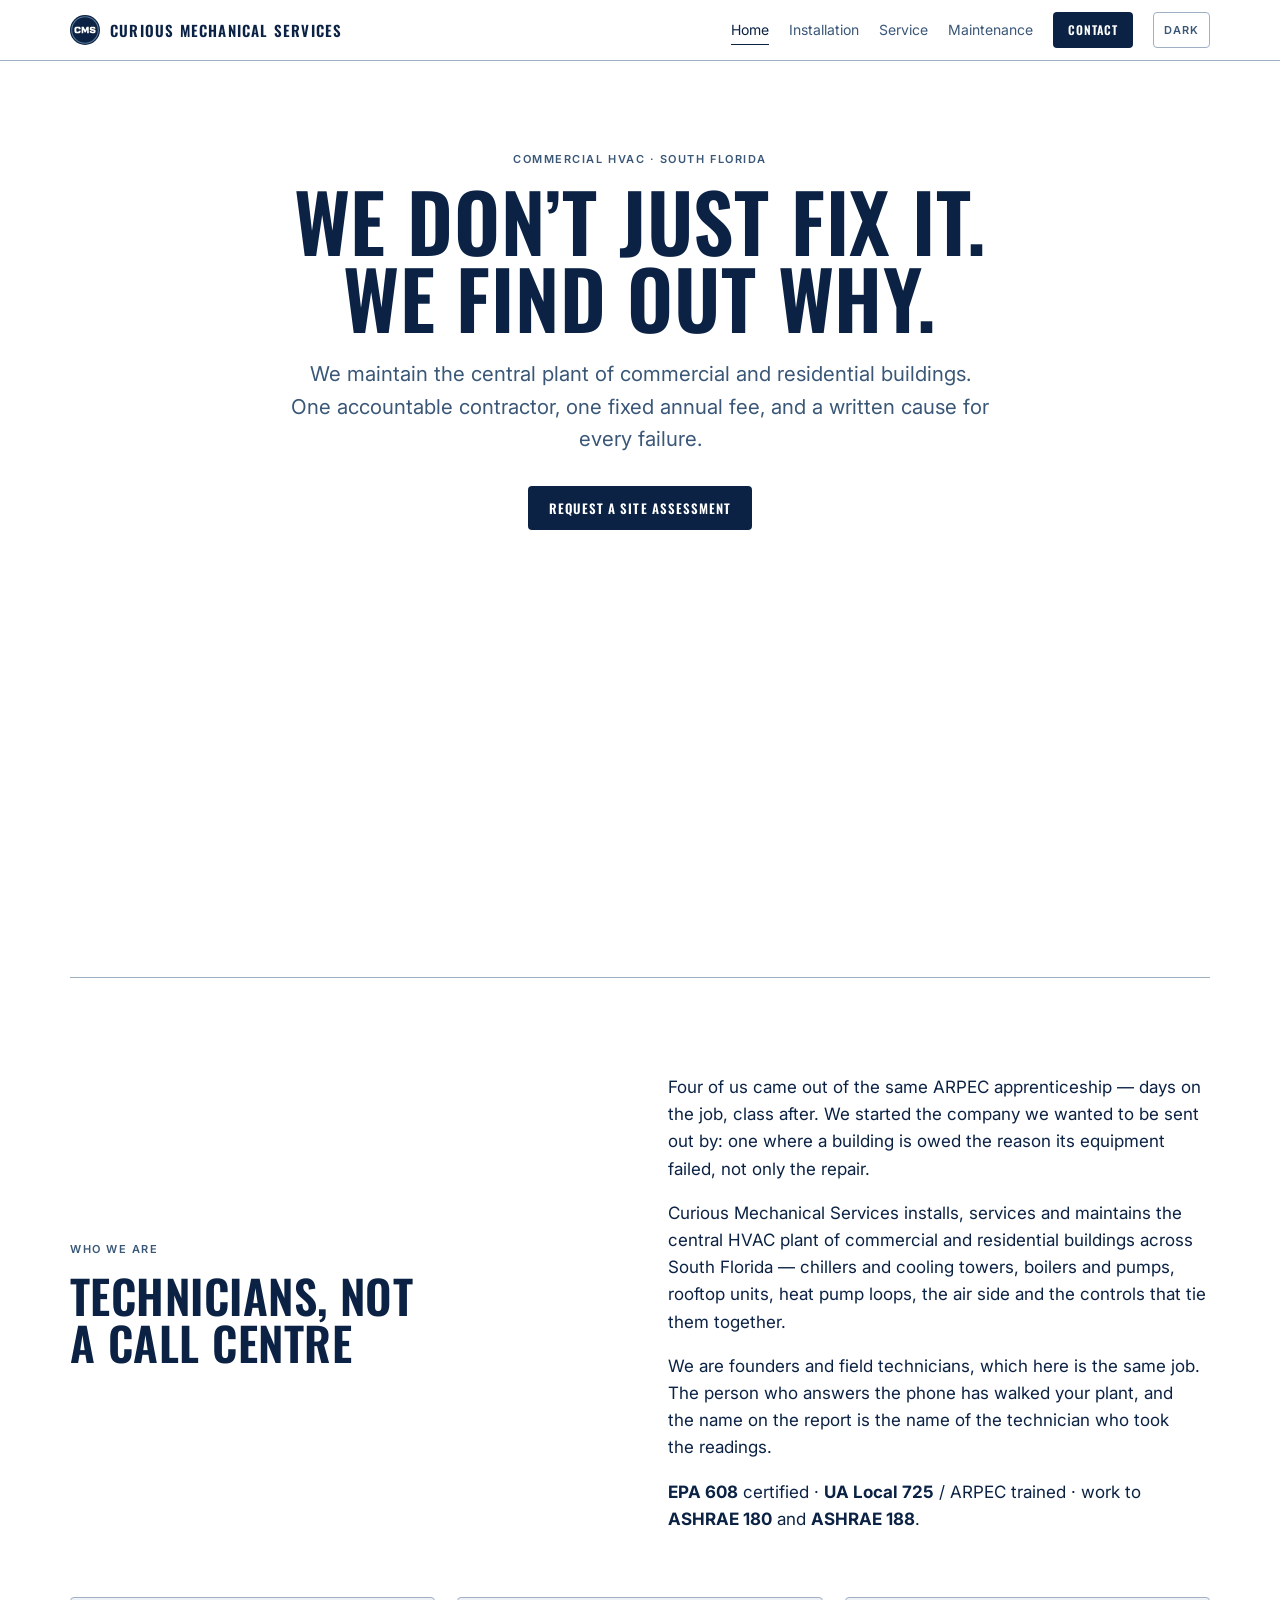
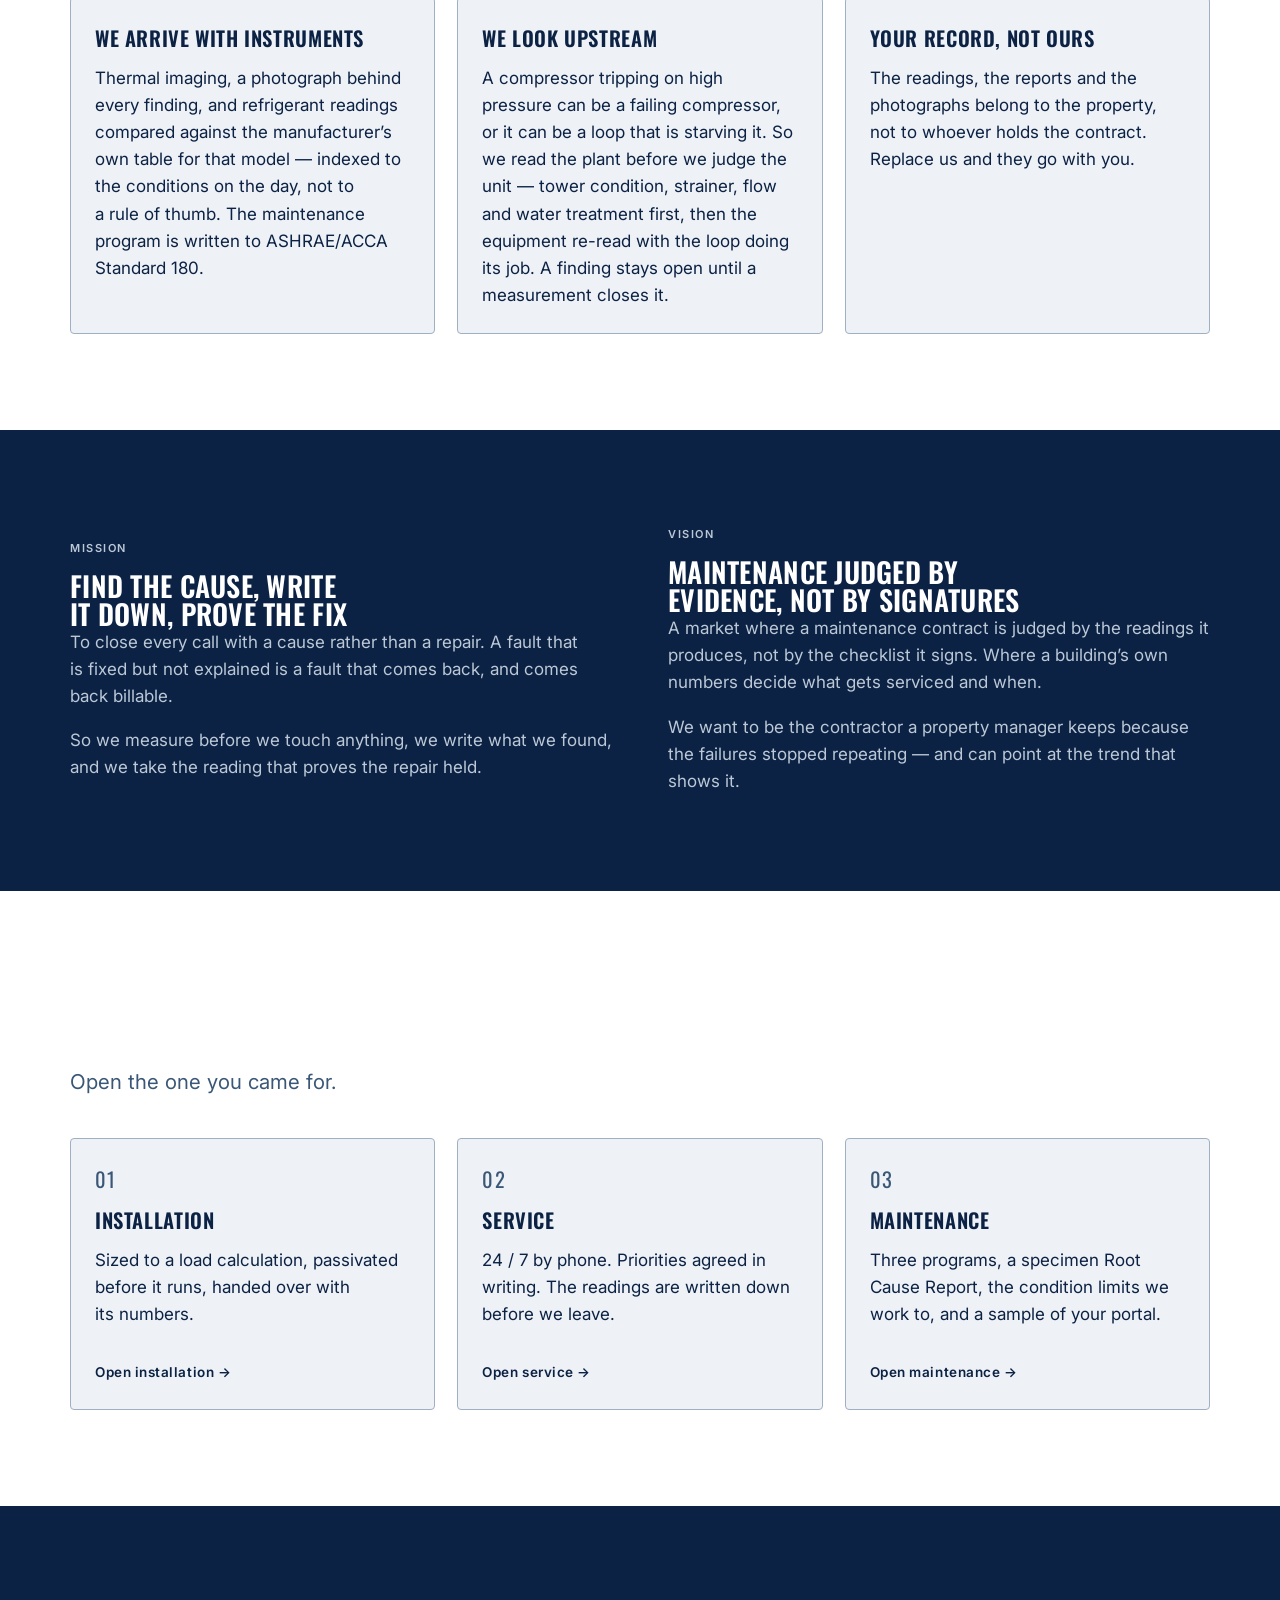
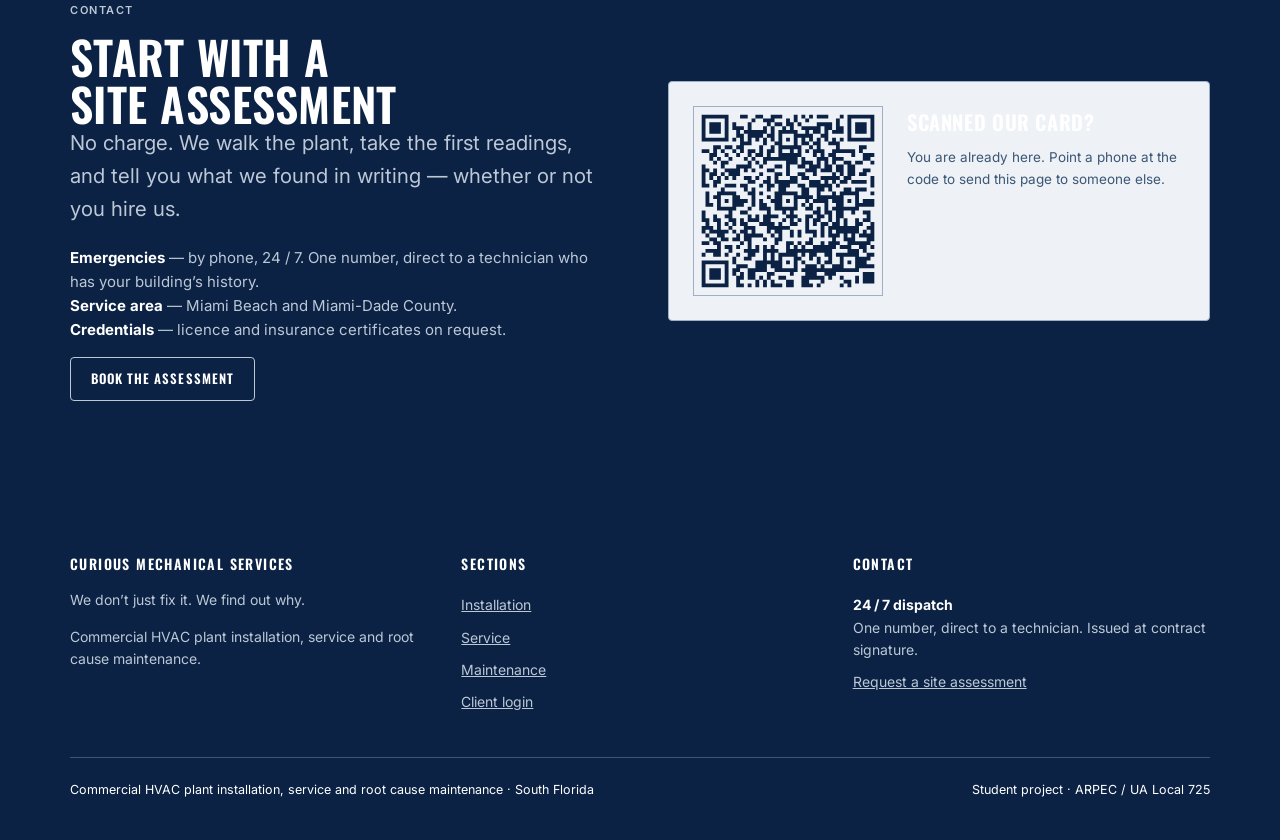
<file: index.html>
<!doctype html>
<html lang="en">
<head>
<meta charset="utf-8">
<meta name="viewport" content="width=device-width, initial-scale=1">
<title>Curious Mechanical Services — Commercial HVAC, South Florida</title>
<meta name="description" content="Commercial HVAC plant installation, 24/7 service and root cause maintenance in South Florida. One accountable contractor and a written cause for every failure.">
<link rel="canonical" href="https://juliocesarzamora0295-star.github.io/curious-mechanical/">
<meta name="theme-color" content="#FFFFFF" media="(prefers-color-scheme: light)">
<meta name="theme-color" content="#0B2244" media="(prefers-color-scheme: dark)">
<meta property="og:type" content="website">
<meta property="og:site_name" content="Curious Mechanical Services">
<meta property="og:title" content="Curious Mechanical Services — Commercial HVAC, South Florida">
<meta property="og:description" content="Commercial HVAC plant installation, 24/7 service and root cause maintenance in South Florida. One accountable contractor and a written cause for every failure.">
<meta property="og:url" content="https://juliocesarzamora0295-star.github.io/curious-mechanical/">
<meta property="og:image" content="https://juliocesarzamora0295-star.github.io/curious-mechanical/assets/og.png">
<meta property="og:image:width" content="1200">
<meta property="og:image:height" content="630">
<meta name="twitter:card" content="summary_large_image">
<link rel="icon" href="assets/favicon-32.png" sizes="32x32">
<link rel="apple-touch-icon" href="assets/favicon-180.png">
<link rel="preconnect" href="https://fonts.googleapis.com">
<link rel="preconnect" href="https://fonts.gstatic.com" crossorigin>
<link rel="stylesheet" href="https://fonts.googleapis.com/css2?family=Inter:wght@400;500;600&family=Oswald:wght@500;600&display=swap">
<link rel="stylesheet" href="assets/site.css">
<noscript><style>.rv{opacity:1!important;transform:none!important}</style></noscript>
</head>
<body>

<header class="site">
  <div class="wrap">
    <a class="brand" href="index.html">
      <img src="assets/logo-icon.svg" alt="" width="30" height="30">
      <span class="long">Curious Mechanical Services</span>
      <span class="short">Curious Mechanical</span>
    </a>
    <nav class="nav">
      <a href="index.html" aria-current="page">Home</a>
      <a href="installation.html">Installation</a>
      <a href="service.html">Service</a>
      <a href="maintenance.html">Maintenance</a>
      <a class="btn btn-solid btn-sm" href="index.html#contact">Contact</a>
      <button class="theme" id="theme" type="button" aria-label="Switch color theme">Dark</button>
      <button class="burger" id="burger" type="button" aria-label="Open menu" aria-expanded="false"><i></i><i></i><i></i></button>
    </nav>
  </div>
  <div class="drawer" id="drawer">
    <a href="index.html">Home</a>
    <a href="installation.html">Installation</a>
    <a href="service.html">Service</a>
    <a href="maintenance.html">Maintenance</a>
    <a href="index.html#contact">Contact</a>
  </div>
</header>

<main id="top">

  <section class="hero has-photo">
    <picture class="hero-bg">
      <source media="(max-width:700px)" srcset="assets/photos/hero-team-800.jpg">
      <source media="(max-width:1300px)" srcset="assets/photos/hero-team-1200.jpg">
      <img src="assets/photos/hero-team-1600.jpg" alt="" fetchpriority="high" decoding="async">
    </picture>
    <div class="wrap">
      <p class="eyebrow rv">Commercial HVAC &middot; South Florida</p>
      <h1 class="rv d1"><span class="l">We don&rsquo;t just fix it.</span><span class="l">We find out why.</span></h1>
      <p class="lede rv d2">We maintain the central plant of commercial and residential buildings.
        One accountable contractor, one fixed annual fee, and a written cause for every failure.</p>
      <p class="rv d3"><a class="btn btn-solid" href="#contact">Request a site assessment</a></p>
    </div>
  </section>

  <div class="wrap"><hr class="rule"></div>

  <section class="sect" id="about">
    <div class="wrap">
      <div class="split">
        <div class="rv">
          <p class="eyebrow">Who we are</p>
          <h2>Technicians, not a call centre</h2>
        </div>
        <div class="rv d1">
          <p>Four of us came out of the same ARPEC apprenticeship &mdash; days on the job, class
            after. We started the company we wanted to be sent out by: one where a building is owed
            the reason its equipment failed, not only the repair.</p>
          <p>Curious Mechanical Services installs, services and maintains the central HVAC plant of
            commercial and residential buildings across South Florida &mdash; chillers and cooling
            towers, boilers and pumps, rooftop units, heat pump loops, the air side and the controls
            that tie them together.</p>
          <p>We are founders and field technicians, which here is the same job. The person who
            answers the phone has walked your plant, and the name on the report is the name of the
            technician who took the readings.</p>
          <p style="margin-bottom:0"><b>EPA 608</b> certified &middot; <b>UA Local 725</b> / ARPEC
            trained &middot; work to <b>ASHRAE 180</b> and <b>ASHRAE 188</b>.</p>
        </div>
      </div>

      <div class="cols3" style="margin-top:var(--s5)">
        <div class="card rv"><h3>We arrive with instruments</h3>
          <p>Thermal imaging, a photograph behind every finding, and refrigerant readings compared
            against the manufacturer&rsquo;s own table for that model &mdash; indexed to the
            conditions on the day, not to a rule of thumb. The maintenance program is written to
            ASHRAE/ACCA Standard 180.</p></div>
        <div class="card rv d1"><h3>We look upstream</h3>
          <p>A compressor tripping on high pressure can be a failing compressor, or it can be a loop
            that is starving it. So we read the plant before we judge the unit &mdash; tower
            condition, strainer, flow and water treatment first, then the equipment re-read with the
            loop doing its job. A finding stays open until a measurement closes it.</p></div>
        <div class="card rv d2"><h3>Your record, not ours</h3>
          <p>The readings, the reports and the photographs belong to the property, not to whoever
            holds the contract. Replace us and they go with you.</p></div>
      </div>
    </div>
  </section>

  <section class="sect band">
    <div class="wrap">
      <div class="split">
        <div class="rv">
          <p class="eyebrow">Mission</p>
          <h2 style="font-size:var(--t6)">Find the cause, write it down, prove the fix</h2>
          <p>To close every call with a cause rather than a repair. A fault that is fixed but not
            explained is a fault that comes back, and comes back billable.</p>
          <p style="margin-bottom:0">So we measure before we touch anything, we write what we found,
            and we take the reading that proves the repair held.</p>
        </div>
        <div class="rv d1">
          <p class="eyebrow">Vision</p>
          <h2 style="font-size:var(--t6)">Maintenance judged by evidence, not by signatures</h2>
          <p>A market where a maintenance contract is judged by the readings it produces, not by the
            checklist it signs. Where a building&rsquo;s own numbers decide what gets serviced and
            when.</p>
          <p style="margin-bottom:0">We want to be the contractor a property manager keeps because
            the failures stopped repeating &mdash; and can point at the trend that shows it.</p>
        </div>
      </div>
    </div>
  </section>

  <section class="sect">
    <div class="wrap">
      <p class="eyebrow rv">What we do</p>
      <h2 class="rv">Three ways we work with a building</h2>
      <p class="lede rv d1">Open the one you came for.</p>
      <div class="cols3 doors" style="margin-top:var(--s4)">
        <a class="card rv" href="installation.html">
          <span class="num">01</span>
          <h3>Installation</h3>
          <p>Sized to a load calculation, passivated before it runs, handed over with its numbers.</p>
          <span class="go">Open installation &rarr;</span>
        </a>
        <a class="card rv d1" href="service.html">
          <span class="num">02</span>
          <h3>Service</h3>
          <p>24 / 7 by phone. Priorities agreed in writing. The readings are written down before we
            leave.</p>
          <span class="go">Open service &rarr;</span>
        </a>
        <a class="card rv d2" href="maintenance.html">
          <span class="num">03</span>
          <h3>Maintenance</h3>
          <p>Three programs, a specimen Root Cause Report, the condition limits we work to, and a
            sample of your portal.</p>
          <span class="go">Open maintenance &rarr;</span>
        </a>
      </div>
    </div>
  </section>

  <section class="sect band" id="contact">
    <div class="wrap">
      <div class="split">
        <div class="rv">
          <p class="eyebrow">Contact</p>
          <h2>Start with a site assessment</h2>
          <p class="lede">No charge. We walk the plant, take the first readings, and tell you what we
            found in writing &mdash; whether or not you hire us.</p>
          <p style="font-size:var(--t3)">
            <b style="color:var(--band-ink)">Emergencies</b> &mdash; by phone, 24 / 7. One number,
            direct to a technician who has your building&rsquo;s history.<br>
            <b style="color:var(--band-ink)">Service area</b> &mdash; Miami Beach and Miami-Dade County.<br>
            <b style="color:var(--band-ink)">Credentials</b> &mdash; licence and insurance certificates on request.</p>
          <p style="margin-bottom:0"><a class="btn btn-line" href="maintenance.html#schedule">Book the assessment</a></p>
        </div>
        <div class="rv d1">
          <div class="qr">
            <div class="qr-code" id="qr-slot" style="color:var(--ink)"><svg role="img" aria-label="QR code linking to this site" xmlns="http://www.w3.org/2000/svg" viewBox="0 0 490 490" class="segno"><path transform="scale(10)" class="qrline" stroke="currentColor" d="M2 2.5h7m3 0h2m2 0h2m2 0h3m3 0h1m1 0h1m1 0h1m1 0h3m3 0h1m1 0h7m-45 1h1m5 0h1m6 0h1m2 0h3m3 0h1m1 0h1m2 0h1m7 0h1m2 0h1m5 0h1m-45 1h1m1 0h3m1 0h1m1 0h1m3 0h1m4 0h1m1 0h2m1 0h2m1 0h1m4 0h4m1 0h1m2 0h1m1 0h3m1 0h1m-45 1h1m1 0h3m1 0h1m1 0h3m1 0h1m3 0h1m1 0h1m2 0h1m1 0h1m2 0h5m1 0h2m1 0h2m1 0h1m1 0h3m1 0h1m-45 1h1m1 0h3m1 0h1m2 0h1m1 0h6m1 0h1m1 0h5m2 0h1m1 0h2m1 0h1m1 0h3m1 0h1m1 0h3m1 0h1m-45 1h1m5 0h1m2 0h2m1 0h4m1 0h2m1 0h1m3 0h5m2 0h2m5 0h1m5 0h1m-45 1h7m1 0h1m1 0h1m1 0h1m1 0h1m1 0h1m1 0h1m1 0h1m1 0h1m1 0h1m1 0h1m1 0h1m1 0h1m1 0h1m1 0h1m1 0h1m1 0h7m-35 1h3m3 0h1m2 0h2m3 0h1m1 0h2m1 0h2m2 0h3m-33 1h2m1 0h2m1 0h2m4 0h1m2 0h1m1 0h6m2 0h1m1 0h1m4 0h1m5 0h2m-43 1h2m1 0h1m1 0h1m2 0h1m1 0h1m1 0h2m1 0h1m1 0h2m1 0h1m2 0h1m1 0h1m1 0h1m1 0h3m2 0h6m1 0h1m-40 1h2m2 0h1m2 0h1m2 0h1m1 0h2m1 0h1m2 0h6m3 0h1m1 0h1m1 0h2m4 0h1m2 0h3m-43 1h1m1 0h1m2 0h1m3 0h1m1 0h1m2 0h9m1 0h1m3 0h3m1 0h3m5 0h2m-41 1h1m1 0h2m5 0h1m1 0h1m1 0h1m5 0h3m1 0h3m1 0h1m1 0h1m1 0h1m2 0h2m1 0h2m2 0h1m-45 1h1m4 0h1m3 0h4m2 0h1m3 0h2m1 0h1m2 0h2m1 0h3m1 0h2m1 0h2m1 0h2m-40 1h2m1 0h1m2 0h4m1 0h1m1 0h1m3 0h2m3 0h1m4 0h3m1 0h3m1 0h2m1 0h2m2 0h2m-44 1h1m1 0h2m1 0h1m1 0h3m5 0h1m3 0h2m1 0h1m2 0h2m2 0h1m4 0h1m1 0h1m1 0h2m1 0h2m-43 1h1m1 0h1m1 0h1m1 0h1m1 0h1m2 0h2m1 0h1m2 0h1m1 0h1m3 0h2m1 0h2m3 0h5m1 0h2m5 0h1m-45 1h1m2 0h2m7 0h2m2 0h2m1 0h6m3 0h3m1 0h1m1 0h1m1 0h2m1 0h4m1 0h1m-45 1h2m1 0h1m2 0h3m1 0h2m3 0h1m1 0h2m1 0h3m2 0h2m1 0h6m1 0h1m8 0h1m-40 1h1m5 0h1m1 0h1m3 0h1m2 0h2m4 0h2m2 0h2m1 0h1m3 0h2m1 0h3m-42 1h1m2 0h5m3 0h2m1 0h1m3 0h6m1 0h2m2 0h1m3 0h1m1 0h5m3 0h1m-44 1h1m1 0h2m3 0h2m3 0h1m3 0h1m1 0h2m3 0h5m1 0h7m3 0h1m-40 1h1m2 0h1m1 0h1m1 0h4m1 0h1m1 0h1m2 0h3m1 0h1m1 0h1m2 0h1m1 0h4m1 0h3m1 0h1m1 0h1m1 0h3m-44 1h2m1 0h1m3 0h3m2 0h1m1 0h2m2 0h2m3 0h1m1 0h1m1 0h1m3 0h1m2 0h2m3 0h5m-41 1h5m3 0h1m2 0h3m1 0h6m2 0h2m1 0h1m1 0h1m1 0h7m-41 1h1m6 0h1m2 0h2m5 0h1m3 0h1m1 0h1m5 0h2m1 0h2m1 0h2m2 0h1m2 0h2m-44 1h1m2 0h1m2 0h2m4 0h1m1 0h1m1 0h4m2 0h3m2 0h2m1 0h2m1 0h1m1 0h2m6 0h1m-44 1h2m1 0h2m2 0h2m1 0h1m1 0h3m1 0h2m3 0h1m1 0h1m1 0h1m1 0h1m1 0h2m2 0h1m1 0h1m1 0h1m2 0h1m1 0h2m-43 1h1m2 0h1m1 0h1m1 0h1m1 0h2m3 0h4m1 0h1m2 0h2m2 0h1m1 0h1m1 0h2m1 0h2m1 0h1m2 0h2m2 0h1m-45 1h3m1 0h1m2 0h1m3 0h3m3 0h6m4 0h1m3 0h1m1 0h8m2 0h2m-45 1h1m1 0h5m1 0h1m1 0h2m1 0h1m3 0h1m1 0h2m2 0h1m1 0h1m1 0h3m1 0h1m1 0h1m1 0h6m1 0h1m1 0h1m-44 1h1m2 0h2m3 0h1m1 0h5m2 0h1m1 0h1m2 0h1m1 0h1m3 0h1m1 0h1m1 0h3m1 0h1m1 0h1m1 0h4m-43 1h2m1 0h2m1 0h2m1 0h2m3 0h1m2 0h2m7 0h1m5 0h1m2 0h3m3 0h2m-45 1h2m1 0h2m5 0h1m1 0h1m6 0h1m2 0h2m1 0h1m1 0h2m2 0h1m1 0h3m2 0h6m-40 1h1m1 0h2m1 0h1m2 0h1m1 0h1m1 0h1m1 0h1m3 0h1m1 0h1m1 0h1m2 0h6m1 0h3m2 0h2m1 0h1m-44 1h4m2 0h1m3 0h4m1 0h4m2 0h12m4 0h3m1 0h1m-43 1h1m2 0h2m1 0h1m2 0h1m2 0h2m2 0h1m1 0h1m1 0h5m1 0h1m1 0h2m2 0h2m1 0h6m2 0h2m-37 1h1m2 0h2m3 0h1m1 0h1m1 0h1m3 0h2m2 0h1m1 0h1m2 0h1m2 0h1m3 0h4m-44 1h7m1 0h1m5 0h7m1 0h1m1 0h1m1 0h1m3 0h1m1 0h2m2 0h1m1 0h1m1 0h3m-43 1h1m5 0h1m2 0h3m2 0h3m1 0h3m3 0h1m2 0h3m1 0h1m2 0h3m3 0h5m-45 1h1m1 0h3m1 0h1m1 0h2m2 0h5m2 0h6m1 0h15m-41 1h1m1 0h3m1 0h1m1 0h1m1 0h1m1 0h2m3 0h2m4 0h1m3 0h3m2 0h3m7 0h3m-45 1h1m1 0h3m1 0h1m2 0h2m1 0h2m1 0h1m1 0h1m2 0h2m4 0h6m1 0h1m2 0h1m3 0h1m1 0h3m-45 1h1m5 0h1m2 0h1m4 0h1m1 0h1m1 0h1m3 0h2m2 0h2m3 0h1m5 0h2m1 0h1m1 0h3m-45 1h7m2 0h2m1 0h1m1 0h1m1 0h1m1 0h3m1 0h2m2 0h3m1 0h1m5 0h1m1 0h1"/></svg>
</div>
            <div class="qr-txt">
              <h3>Scanned our card?</h3>
              <p>You are already here. Point a phone at the code to send this page to someone else.</p>
            </div>
          </div>
        </div>
      </div>
    </div>
  </section>

</main>

<footer class="foot">
  <div class="wrap">
    <div class="cols3">
      <div>
        <h3>Curious Mechanical Services</h3>
        <p>We don&rsquo;t just fix it. We find out why.</p>
        <p>Commercial HVAC plant installation, service and root cause maintenance.</p>
      </div>
      <div>
        <h3>Sections</h3>
        <ul>
          <li><a href="installation.html">Installation</a></li>
          <li><a href="service.html">Service</a></li>
          <li><a href="maintenance.html">Maintenance</a></li>
          <li><a href="maintenance.html#portal">Client login</a></li>
        </ul>
      </div>
      <div>
        <h3>Contact</h3>
        <ul>
          <li><b style="color:var(--band-ink)">24 / 7 dispatch</b><br>One number, direct to a
            technician. Issued at contract signature.</li>
          <li><a href="index.html#contact">Request a site assessment</a></li>
        </ul>
      </div>
    </div>
    <div class="bottom">
      <span>Commercial HVAC plant installation, service and root cause maintenance &middot; South Florida</span>
      <span>Student project &middot; ARPEC / UA Local 725</span>
    </div>
  </div>
</footer>

<script src="assets/site.js"></script>

</body>
</html>
</file>
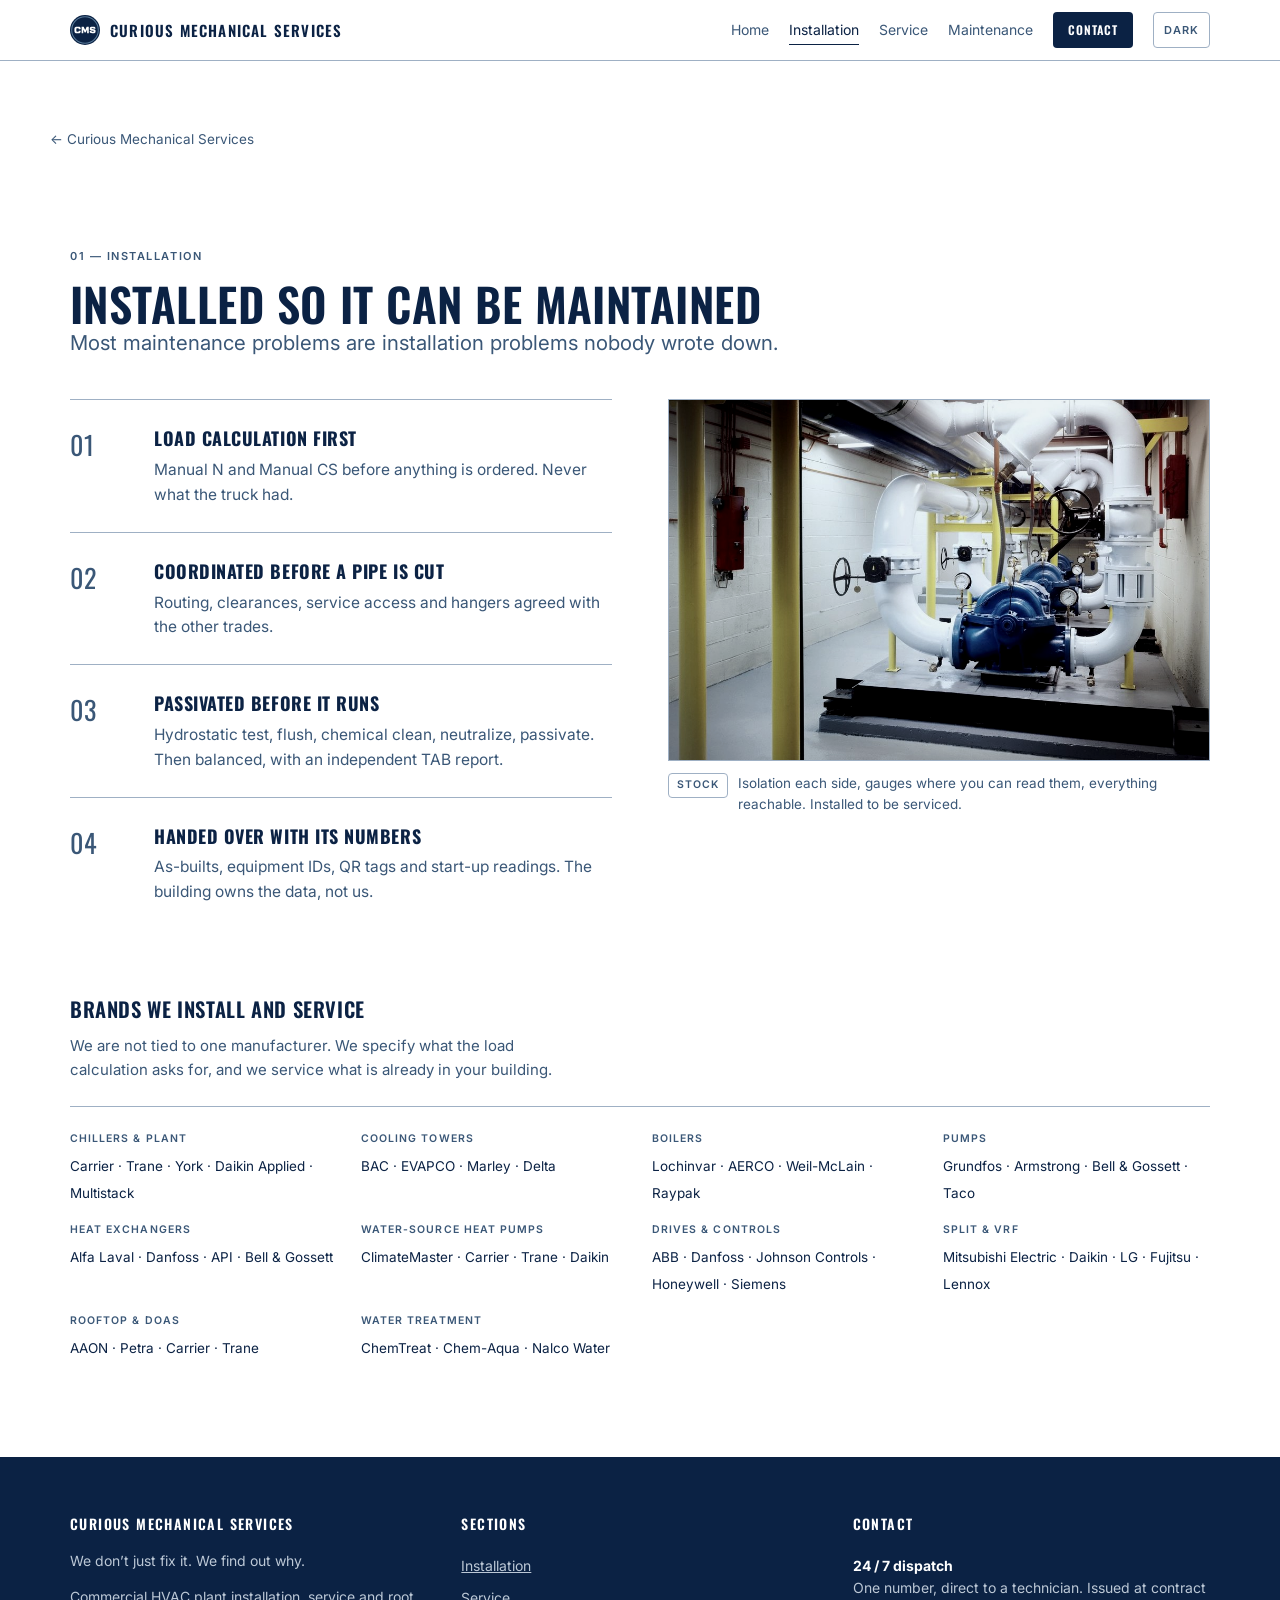
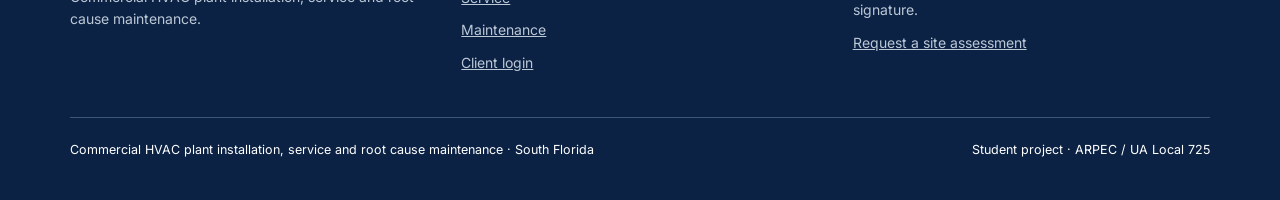
<file: installation.html>
<!doctype html>
<html lang="en">
<head>
<meta charset="utf-8">
<meta name="viewport" content="width=device-width, initial-scale=1">
<title>Installation — Curious Mechanical Services</title>
<meta name="description" content="Sized to a load calculation, coordinated before a pipe is cut, passivated before it runs, and handed over with its numbers. The brands we install and service.">
<link rel="canonical" href="https://juliocesarzamora0295-star.github.io/curious-mechanical/installation.html">
<meta name="theme-color" content="#FFFFFF" media="(prefers-color-scheme: light)">
<meta name="theme-color" content="#0B2244" media="(prefers-color-scheme: dark)">
<meta property="og:type" content="website">
<meta property="og:site_name" content="Curious Mechanical Services">
<meta property="og:title" content="Installation — Curious Mechanical Services">
<meta property="og:description" content="Sized to a load calculation, coordinated before a pipe is cut, passivated before it runs, and handed over with its numbers. The brands we install and service.">
<meta property="og:url" content="https://juliocesarzamora0295-star.github.io/curious-mechanical/installation.html">
<meta property="og:image" content="https://juliocesarzamora0295-star.github.io/curious-mechanical/assets/og.png">
<meta property="og:image:width" content="1200">
<meta property="og:image:height" content="630">
<meta name="twitter:card" content="summary_large_image">
<link rel="icon" href="assets/favicon-32.png" sizes="32x32">
<link rel="apple-touch-icon" href="assets/favicon-180.png">
<link rel="preconnect" href="https://fonts.googleapis.com">
<link rel="preconnect" href="https://fonts.gstatic.com" crossorigin>
<link rel="stylesheet" href="https://fonts.googleapis.com/css2?family=Inter:wght@400;500;600&family=Oswald:wght@500;600&display=swap">
<link rel="stylesheet" href="assets/site.css">
<noscript><style>.rv{opacity:1!important;transform:none!important}</style></noscript>
</head>
<body>

<header class="site">
  <div class="wrap">
    <a class="brand" href="index.html">
      <img src="assets/logo-icon.svg" alt="" width="30" height="30">
      <span class="long">Curious Mechanical Services</span>
      <span class="short">Curious Mechanical</span>
    </a>
    <nav class="nav">
      <a href="index.html">Home</a>
      <a href="installation.html" aria-current="page">Installation</a>
      <a href="service.html">Service</a>
      <a href="maintenance.html">Maintenance</a>
      <a class="btn btn-solid btn-sm" href="index.html#contact">Contact</a>
      <button class="theme" id="theme" type="button" aria-label="Switch color theme">Dark</button>
      <button class="burger" id="burger" type="button" aria-label="Open menu" aria-expanded="false"><i></i><i></i><i></i></button>
    </nav>
  </div>
  <div class="drawer" id="drawer">
    <a href="index.html">Home</a>
    <a href="installation.html">Installation</a>
    <a href="service.html">Service</a>
    <a href="maintenance.html">Maintenance</a>
    <a href="index.html#contact">Contact</a>
  </div>
</header>

<main id="top">
  <div class="wrap page-head"><a class="back" href="index.html">&larr; Curious Mechanical Services</a></div>
<section class="sect" id="installation">
    <div class="wrap">
      <p class="eyebrow rv">01 &mdash; Installation</p>
      <h2 class="rv">Installed so it can be maintained</h2>
      <p class="lede rv d1">Most maintenance problems are installation problems nobody wrote down.</p>

      <div class="split" style="margin-top:var(--s4);align-items:start">
      <ol class="steps rv" style="margin-top:0">
        <li><div><b>Load calculation first</b><p>Manual&nbsp;N and Manual&nbsp;CS before anything is
          ordered. Never what the truck had.</p></div></li>
        <li><div><b>Coordinated before a pipe is cut</b><p>Routing, clearances, service access and
          hangers agreed with the other trades.</p></div></li>
        <li><div><b>Passivated before it runs</b><p>Hydrostatic test, flush, chemical clean,
          neutralize, passivate. Then balanced, with an independent TAB report.</p></div></li>
        <li><div><b>Handed over with its numbers</b><p>As-builts, equipment IDs, QR tags and
          start-up readings. The building owns the data, not us.</p></div></li>
      </ol>
      <figure class="rv d1">
        <div class="photo r32"><img src="assets/photos/install-wide.jpg" alt="A split-case pump on a housekeeping pad with isolation valves, gauges and flexible connectors." width="1024" height="682" loading="lazy"></div>
        <div class="cap"><span class="src">stock</span><p>Isolation each side, gauges where you can read them, everything reachable. Installed to be serviced.</p></div>
      </figure>
      </div>

      <h3 class="rv" style="margin:var(--s5) 0 var(--s1)">Brands we install and service</h3>
      <p class="rv" style="max-width:58ch;color:var(--ink-muted);font-size:var(--t3)">We are not
        tied to one manufacturer. We specify what the load calculation asks for, and we service
        what is already in your building.</p>
      <div class="brands rv d1">
        <div><b>Chillers &amp; plant</b><span>Carrier &middot; Trane &middot; York &middot; Daikin Applied &middot; Multistack</span></div>
        <div><b>Cooling towers</b><span>BAC &middot; EVAPCO &middot; Marley &middot; Delta</span></div>
        <div><b>Boilers</b><span>Lochinvar &middot; AERCO &middot; Weil-McLain &middot; Raypak</span></div>
        <div><b>Pumps</b><span>Grundfos &middot; Armstrong &middot; Bell &amp; Gossett &middot; Taco</span></div>
        <div><b>Heat exchangers</b><span>Alfa Laval &middot; Danfoss &middot; API &middot; Bell &amp; Gossett</span></div>
        <div><b>Water-source heat pumps</b><span>ClimateMaster &middot; Carrier &middot; Trane &middot; Daikin</span></div>
        <div><b>Drives &amp; controls</b><span>ABB &middot; Danfoss &middot; Johnson Controls &middot; Honeywell &middot; Siemens</span></div>
        <div><b>Split &amp; VRF</b><span>Mitsubishi Electric &middot; Daikin &middot; LG &middot; Fujitsu &middot; Lennox</span></div>
        <div><b>Rooftop &amp; DOAS</b><span>AAON &middot; Petra &middot; Carrier &middot; Trane</span></div>
        <div><b>Water treatment</b><span>ChemTreat &middot; Chem-Aqua &middot; Nalco Water</span></div>
      </div>

    </div>
  </section>
</main>

<footer class="foot">
  <div class="wrap">
    <div class="cols3">
      <div>
        <h3>Curious Mechanical Services</h3>
        <p>We don&rsquo;t just fix it. We find out why.</p>
        <p>Commercial HVAC plant installation, service and root cause maintenance.</p>
      </div>
      <div>
        <h3>Sections</h3>
        <ul>
          <li><a href="installation.html">Installation</a></li>
          <li><a href="service.html">Service</a></li>
          <li><a href="maintenance.html">Maintenance</a></li>
          <li><a href="maintenance.html#portal">Client login</a></li>
        </ul>
      </div>
      <div>
        <h3>Contact</h3>
        <ul>
          <li><b style="color:var(--band-ink)">24 / 7 dispatch</b><br>One number, direct to a
            technician. Issued at contract signature.</li>
          <li><a href="index.html#contact">Request a site assessment</a></li>
        </ul>
      </div>
    </div>
    <div class="bottom">
      <span>Commercial HVAC plant installation, service and root cause maintenance &middot; South Florida</span>
      <span>Student project &middot; ARPEC / UA Local 725</span>
    </div>
  </div>
</footer>

<script src="assets/site.js"></script>

</body>
</html>
</file>
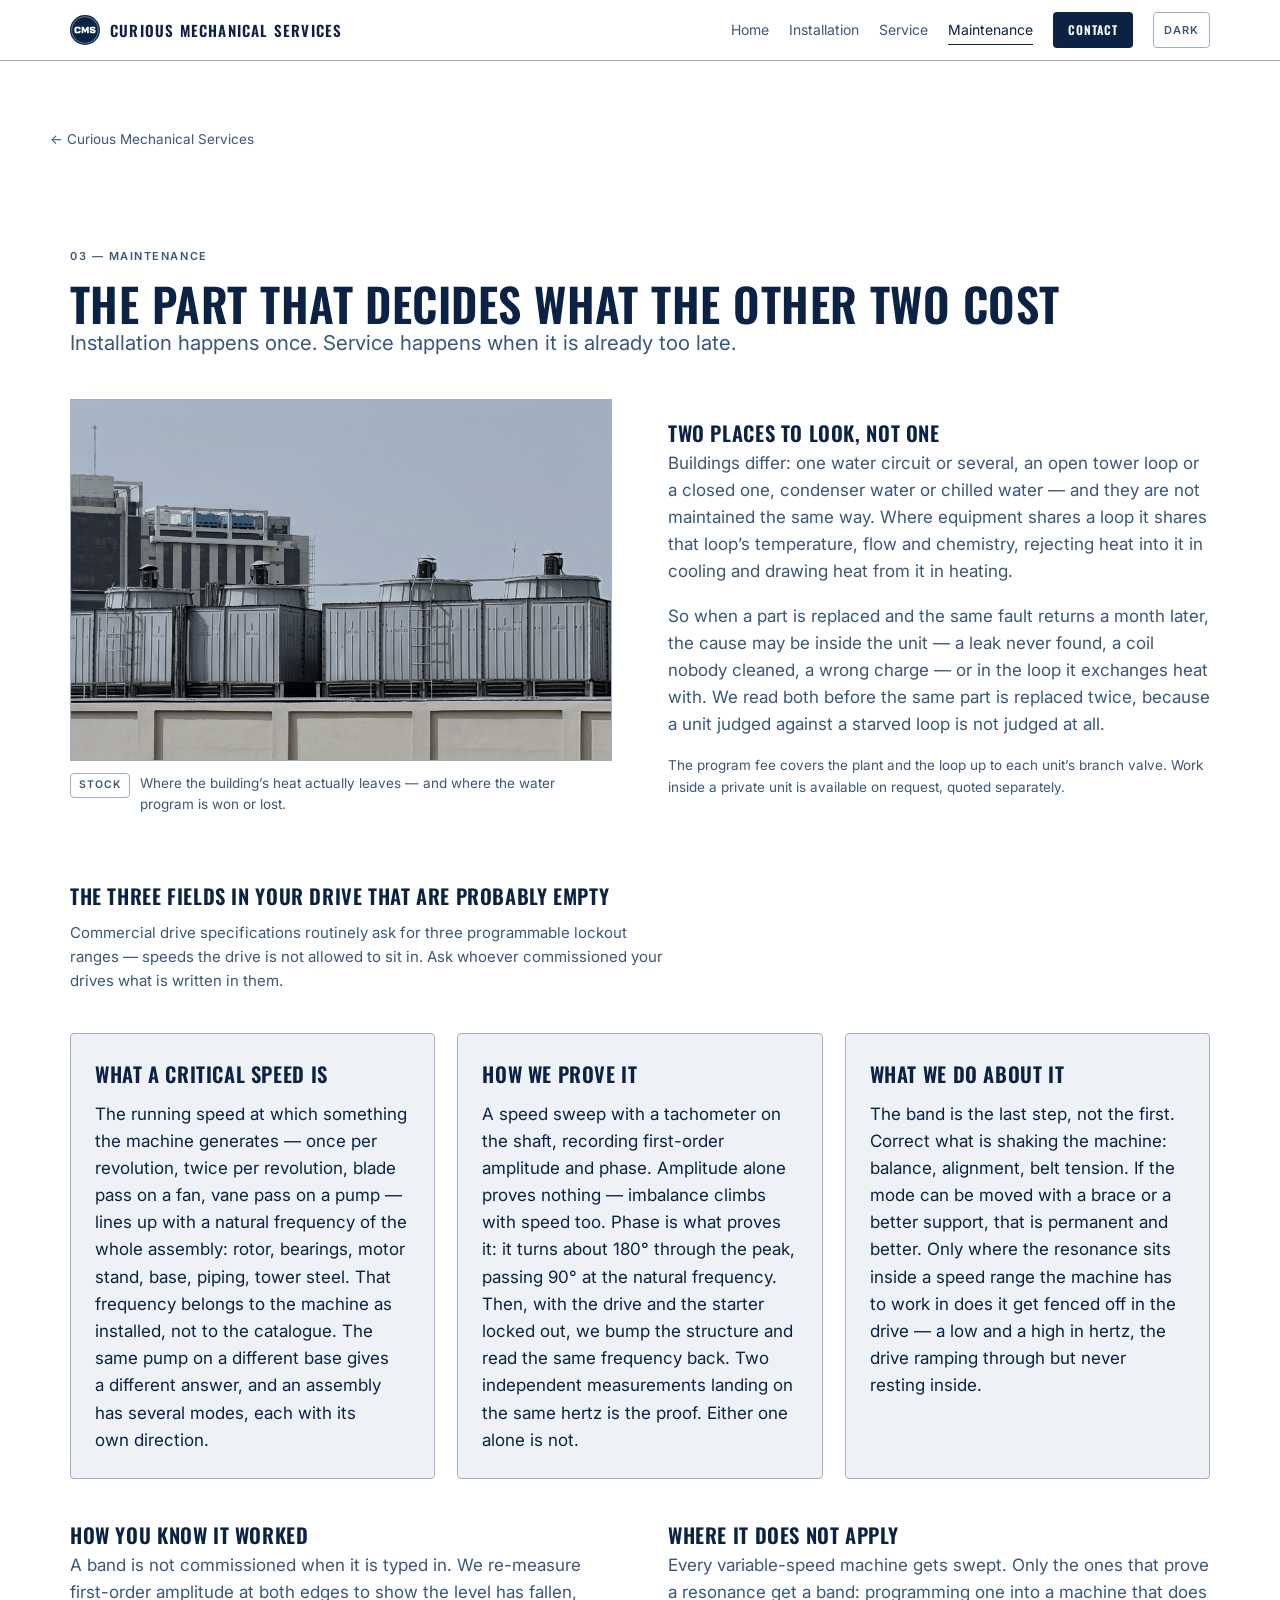
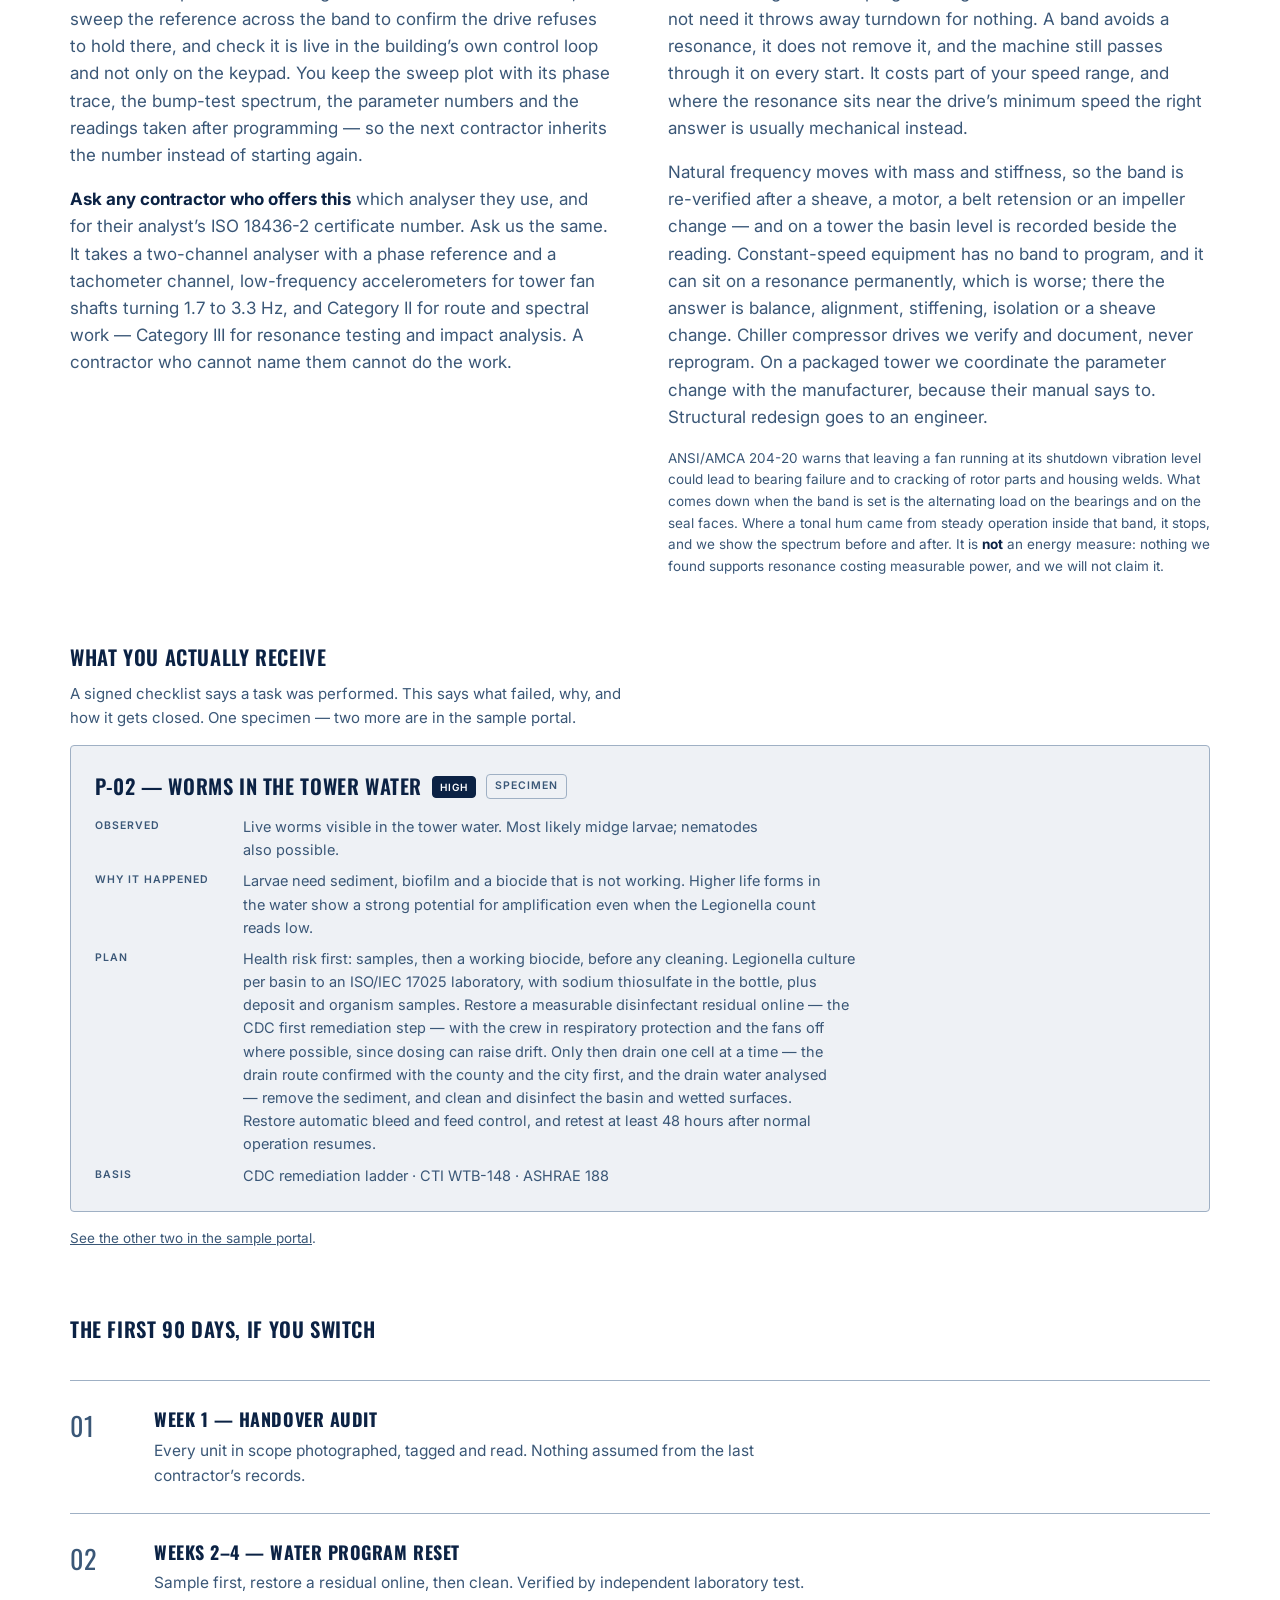
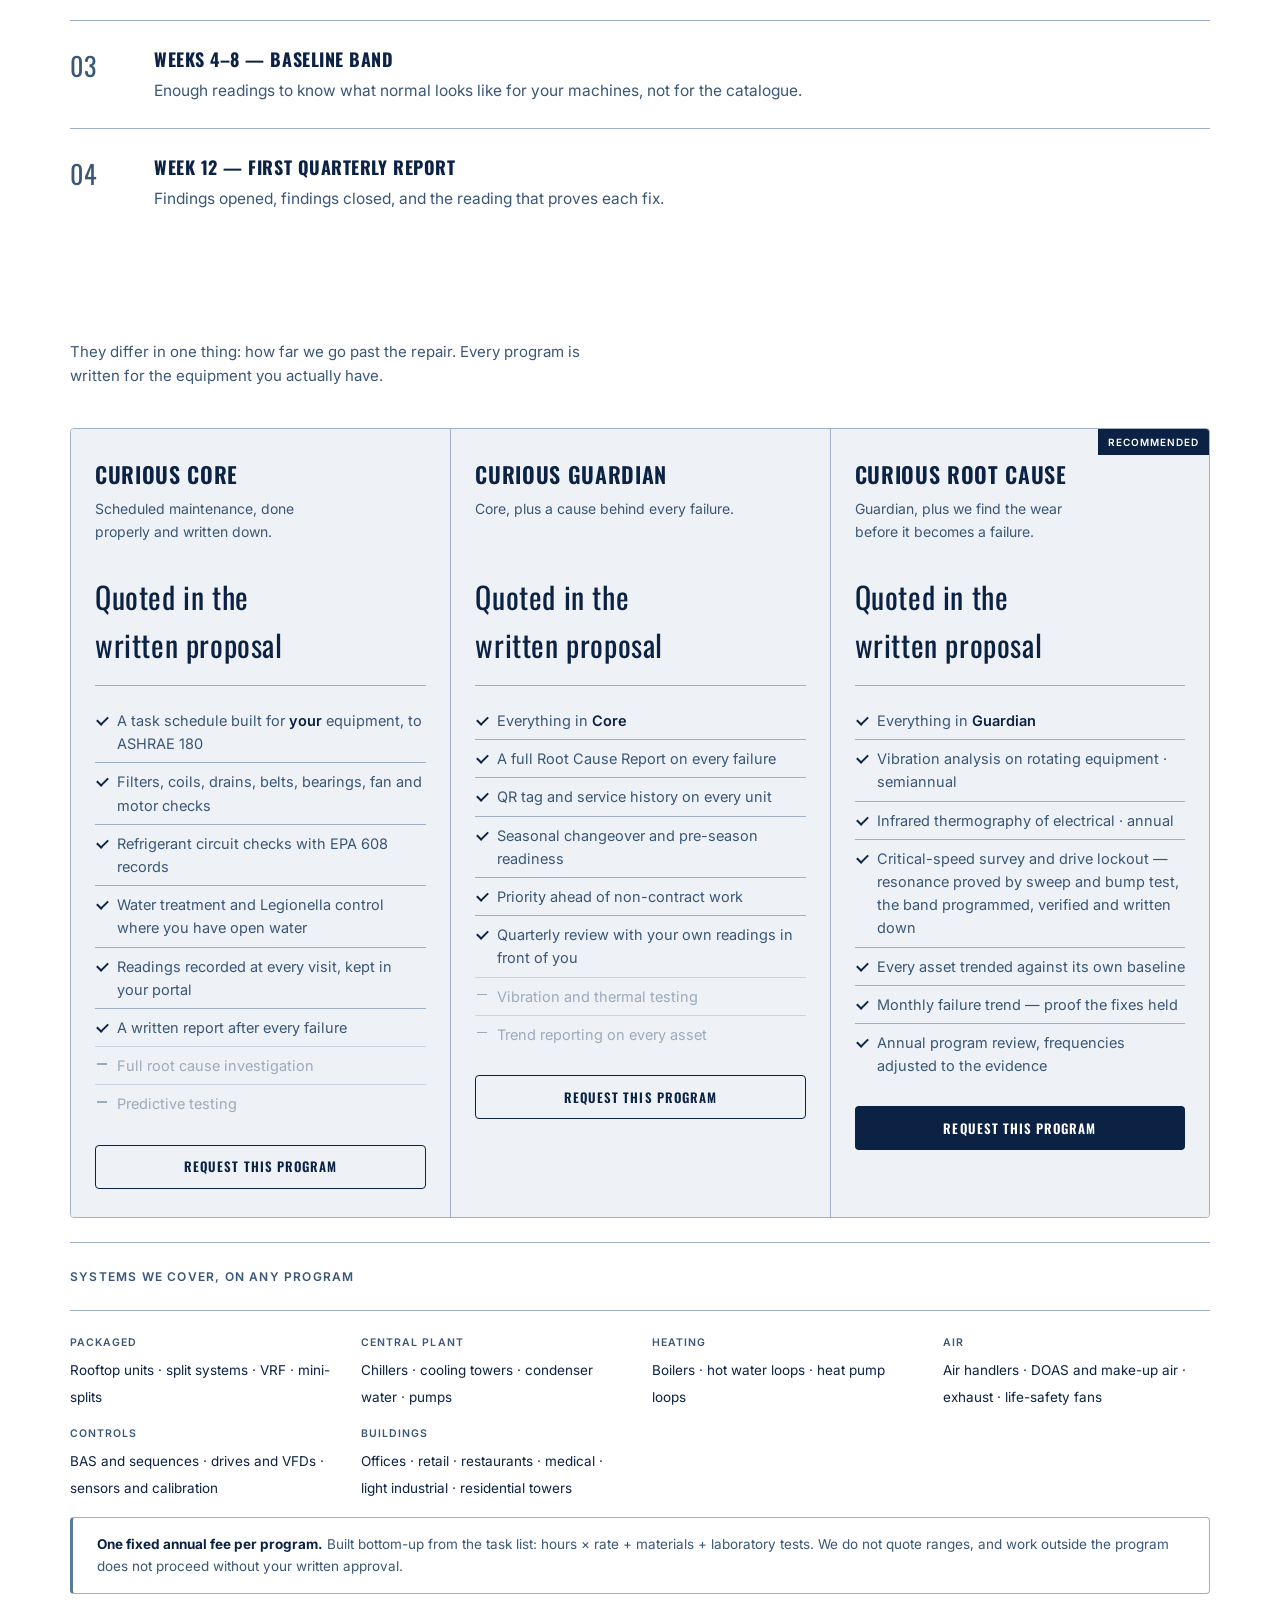
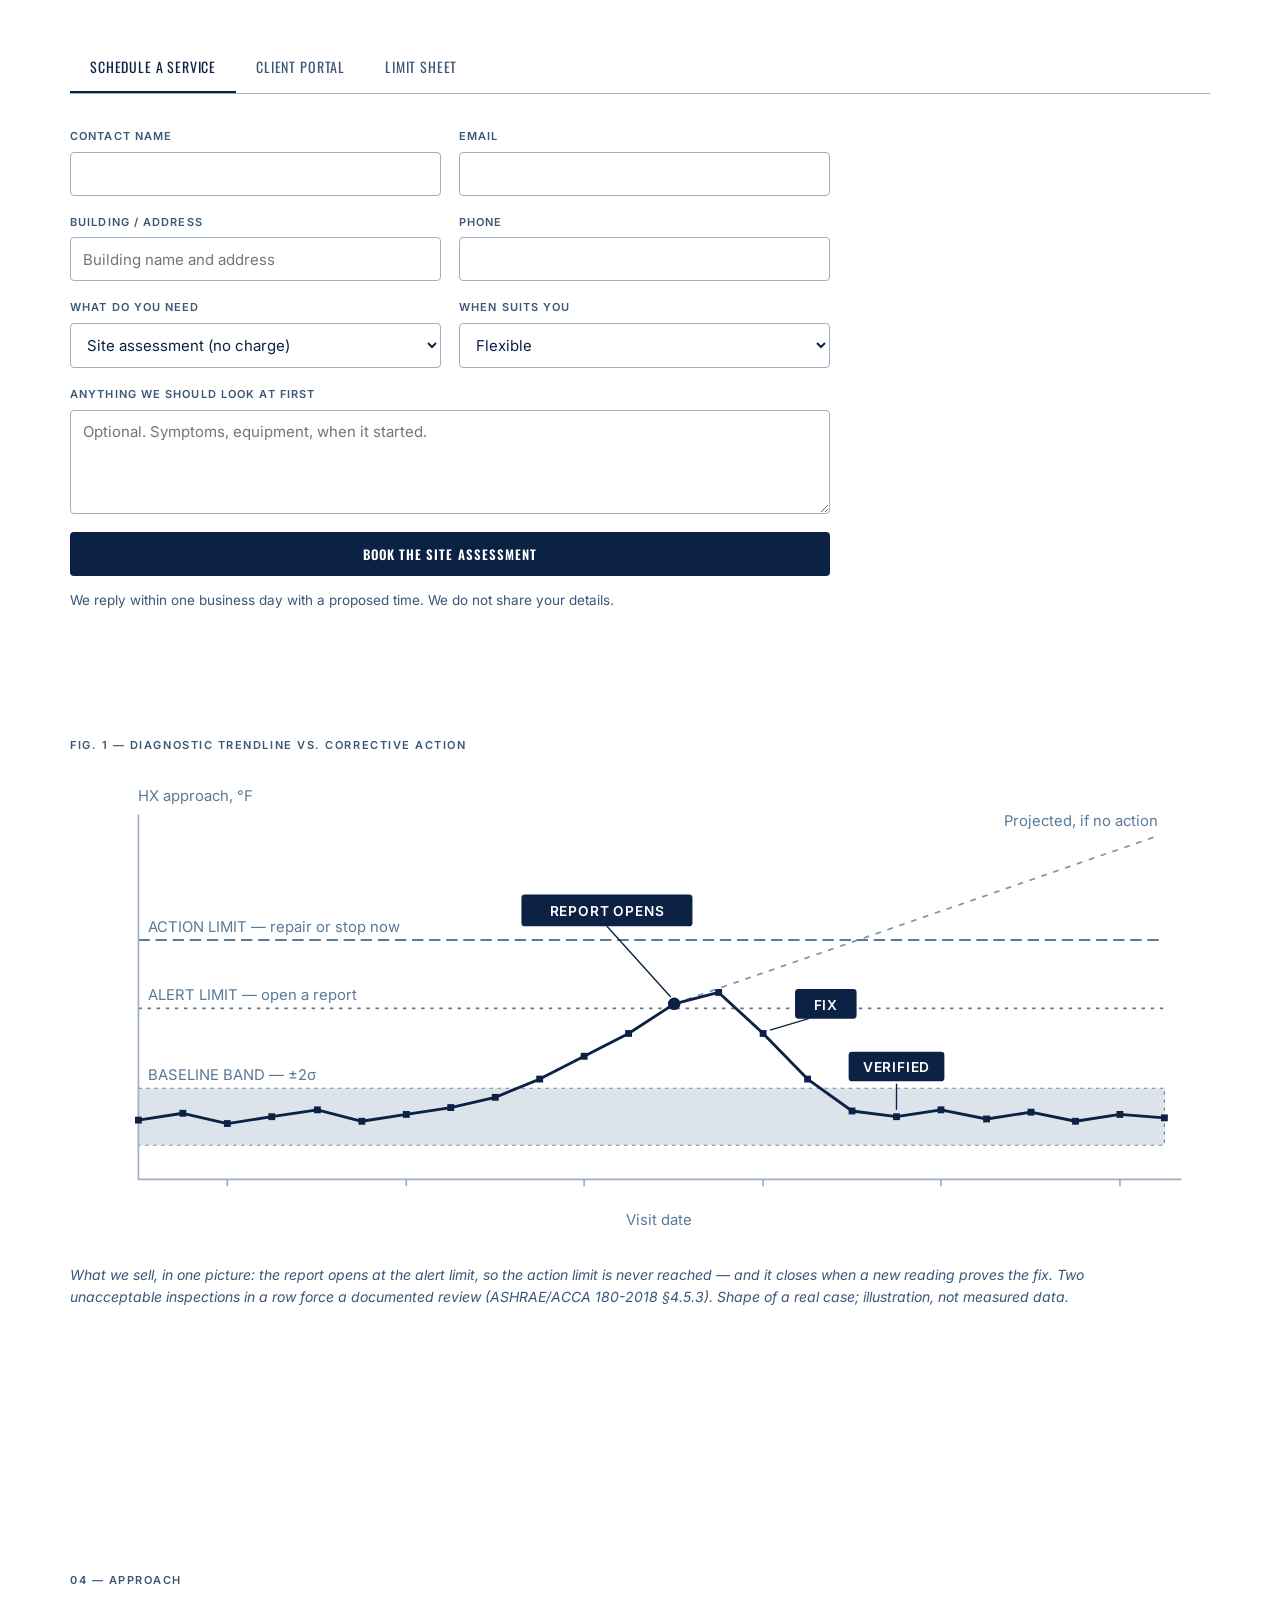
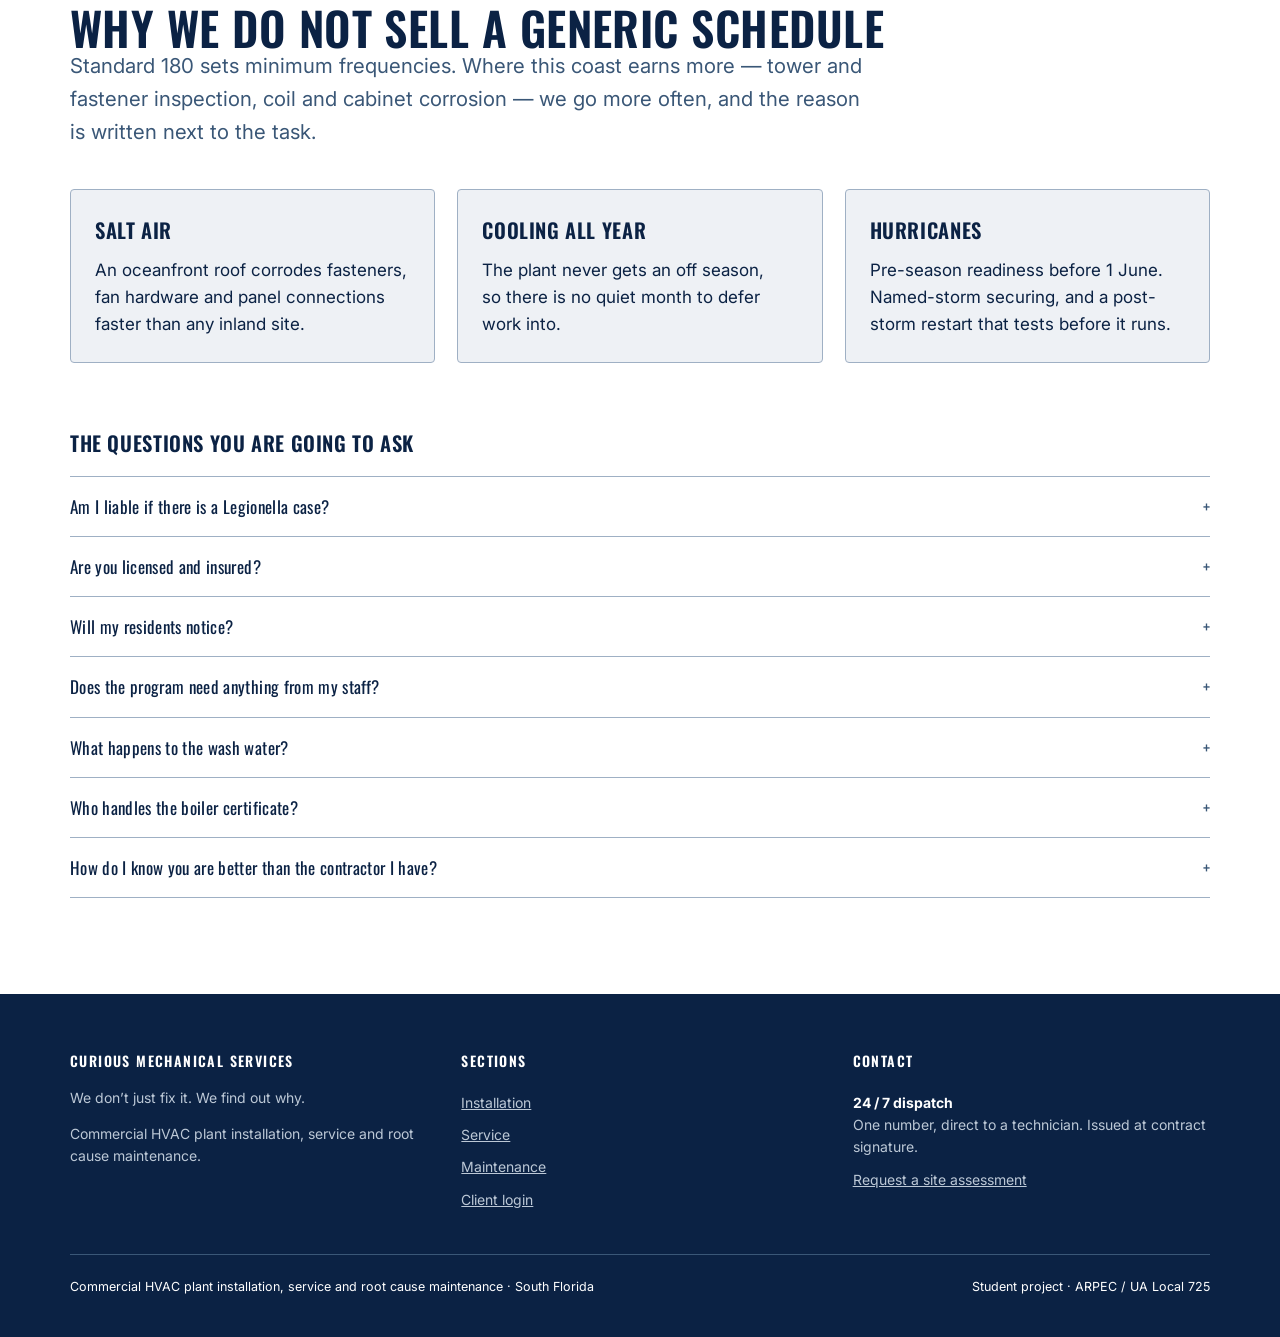
<file: maintenance.html>
<!doctype html>
<html lang="en">
<head>
<meta charset="utf-8">
<meta name="viewport" content="width=device-width, initial-scale=1">
<title>Maintenance — Curious Mechanical Services</title>
<meta name="description" content="Three maintenance programs, a specimen Root Cause Report, the condition-based limits we work to, and a sample client portal.">
<link rel="canonical" href="https://juliocesarzamora0295-star.github.io/curious-mechanical/maintenance.html">
<meta name="theme-color" content="#FFFFFF" media="(prefers-color-scheme: light)">
<meta name="theme-color" content="#0B2244" media="(prefers-color-scheme: dark)">
<meta property="og:type" content="website">
<meta property="og:site_name" content="Curious Mechanical Services">
<meta property="og:title" content="Maintenance — Curious Mechanical Services">
<meta property="og:description" content="Three maintenance programs, a specimen Root Cause Report, the condition-based limits we work to, and a sample client portal.">
<meta property="og:url" content="https://juliocesarzamora0295-star.github.io/curious-mechanical/maintenance.html">
<meta property="og:image" content="https://juliocesarzamora0295-star.github.io/curious-mechanical/assets/og.png">
<meta property="og:image:width" content="1200">
<meta property="og:image:height" content="630">
<meta name="twitter:card" content="summary_large_image">
<link rel="icon" href="assets/favicon-32.png" sizes="32x32">
<link rel="apple-touch-icon" href="assets/favicon-180.png">
<link rel="preconnect" href="https://fonts.googleapis.com">
<link rel="preconnect" href="https://fonts.gstatic.com" crossorigin>
<link rel="stylesheet" href="https://fonts.googleapis.com/css2?family=Inter:wght@400;500;600&family=Oswald:wght@500;600&display=swap">
<link rel="stylesheet" href="assets/site.css">
<noscript><style>.rv{opacity:1!important;transform:none!important}</style></noscript>
</head>
<body>

<header class="site">
  <div class="wrap">
    <a class="brand" href="index.html">
      <img src="assets/logo-icon.svg" alt="" width="30" height="30">
      <span class="long">Curious Mechanical Services</span>
      <span class="short">Curious Mechanical</span>
    </a>
    <nav class="nav">
      <a href="index.html">Home</a>
      <a href="installation.html">Installation</a>
      <a href="service.html">Service</a>
      <a href="maintenance.html" aria-current="page">Maintenance</a>
      <a class="btn btn-solid btn-sm" href="index.html#contact">Contact</a>
      <button class="theme" id="theme" type="button" aria-label="Switch color theme">Dark</button>
      <button class="burger" id="burger" type="button" aria-label="Open menu" aria-expanded="false"><i></i><i></i><i></i></button>
    </nav>
  </div>
  <div class="drawer" id="drawer">
    <a href="index.html">Home</a>
    <a href="installation.html">Installation</a>
    <a href="service.html">Service</a>
    <a href="maintenance.html">Maintenance</a>
    <a href="index.html#contact">Contact</a>
  </div>
</header>

<main id="top">
  <div class="wrap page-head"><a class="back" href="index.html">&larr; Curious Mechanical Services</a></div>
<section class="sect" id="maintenance">
    <div class="wrap">
      <p class="eyebrow rv">03 &mdash; Maintenance</p>
      <h2 class="rv">The part that decides what the other two cost</h2>
      <p class="lede rv d1">Installation happens once. Service happens when it is already too late.</p>

      <div class="split" style="margin-top:var(--s4)">
        <figure class="rv">
          <div class="photo r32"><img src="assets/photos/maint-tower.jpg" alt="A bank of induced-draft cooling towers on a building roof, with fan cowls, louvred sides and access ladders." width="1800" height="1200" loading="lazy"></div>
          <div class="cap"><span class="src">stock</span><p>Where the building&rsquo;s heat actually leaves &mdash; and where the water program is won or lost.</p></div>
        </figure>
        <div class="rv d1">
          <h3>Two places to look, not one</h3>
          <p style="color:var(--ink-muted)">Buildings differ: one water circuit or several, an open
            tower loop or a closed one, condenser water or chilled water &mdash; and they are not
            maintained the same way. Where equipment shares a loop it shares that loop&rsquo;s
            temperature, flow and chemistry, rejecting heat into it in cooling and drawing heat from
            it in heating.</p>
          <p style="color:var(--ink-muted)">So when a part is replaced and the same fault returns a
            month later, the cause may be inside the unit &mdash; a leak never found, a coil nobody
            cleaned, a wrong charge &mdash; or in the loop it exchanges heat with. We read both
            before the same part is replaced twice, because a unit judged against a starved loop is
            not judged at all.</p>
          <p style="font-size:var(--t2);color:var(--ink-muted);margin-bottom:0">The program fee
            covers the plant and the loop up to each unit&rsquo;s branch valve. Work inside a private
            unit is available on request, quoted separately.</p>
        </div>
      </div>

      <h3 class="rv" style="margin:var(--s5) 0 var(--s1)">The three fields in your drive that
        are probably empty</h3>
      <p class="rv" style="max-width:66ch;color:var(--ink-muted);font-size:var(--t3)">Commercial
        drive specifications routinely ask for three programmable lockout ranges &mdash; speeds the
        drive is not allowed to sit in. Ask whoever commissioned your drives what is written in
        them.</p>

      <div class="cols3" style="margin-top:var(--s4)">
        <div class="card rv"><h3>What a critical speed is</h3>
          <p>The running speed at which something the machine generates &mdash; once per
            revolution, twice per revolution, blade pass on a fan, vane pass on a pump &mdash; lines
            up with a natural frequency of the whole assembly: rotor, bearings, motor stand, base,
            piping, tower steel. That frequency belongs to the machine as installed, not to the
            catalogue. The same pump on a different base gives a different answer, and an assembly
            has several modes, each with its own direction.</p></div>
        <div class="card rv d1"><h3>How we prove it</h3>
          <p>A speed sweep with a tachometer on the shaft, recording first-order amplitude and
            phase. Amplitude alone proves nothing &mdash; imbalance climbs with speed too. Phase is
            what proves it: it turns about 180&deg; through the peak, passing 90&deg; at the natural
            frequency. Then, with the drive and the starter locked out, we bump the structure and
            read the same frequency back. Two independent measurements landing on the same hertz is
            the proof. Either one alone is not.</p></div>
        <div class="card rv d2"><h3>What we do about it</h3>
          <p>The band is the last step, not the first. Correct what is shaking the machine:
            balance, alignment, belt tension. If the mode can be moved with a brace or a better
            support, that is permanent and better. Only where the resonance sits inside a speed
            range the machine has to work in does it get fenced off in the drive &mdash; a low and a
            high in hertz, the drive ramping through but never resting inside.</p></div>
      </div>

      <div class="split" style="margin-top:var(--s4);align-items:start">
        <div class="rv">
          <h3>How you know it worked</h3>
          <p style="color:var(--ink-muted)">A band is not commissioned when it is typed in. We
            re-measure first-order amplitude at both edges to show the level has fallen, sweep the
            reference across the band to confirm the drive refuses to hold there, and check it is
            live in the building&rsquo;s own control loop and not only on the keypad. You keep the
            sweep plot with its phase trace, the bump-test spectrum, the parameter numbers and the
            readings taken after programming &mdash; so the next contractor inherits the number
            instead of starting again.</p>
          <p style="color:var(--ink-muted)"><b style="color:var(--ink)">Ask any contractor who
            offers this</b> which analyser they use, and for their analyst&rsquo;s ISO 18436-2
            certificate number. Ask us the same. It takes a two-channel analyser with a phase
            reference and a tachometer channel, low-frequency accelerometers for tower fan shafts
            turning 1.7 to 3.3 Hz, and Category II for route and spectral work &mdash; Category III
            for resonance testing and impact analysis. A contractor who cannot name them cannot do
            the work.</p>
        </div>
        <div class="rv d1">
          <h3>Where it does not apply</h3>
          <p style="color:var(--ink-muted)">Every variable-speed machine gets swept. Only the ones
            that prove a resonance get a band: programming one into a machine that does not need it
            throws away turndown for nothing. A band avoids a resonance, it does not remove it, and
            the machine still passes through it on every start. It costs part of your speed range,
            and where the resonance sits near the drive&rsquo;s minimum speed the right answer is
            usually mechanical instead.</p>
          <p style="color:var(--ink-muted)">Natural frequency moves with mass and stiffness, so the
            band is re-verified after a sheave, a motor, a belt retension or an impeller change
            &mdash; and on a tower the basin level is recorded beside the reading. Constant-speed
            equipment has no band to program, and it can sit on a resonance permanently, which is
            worse; there the answer is balance, alignment, stiffening, isolation or a sheave change.
            Chiller compressor drives we verify and document, never reprogram. On a packaged tower
            we coordinate the parameter change with the manufacturer, because their manual says to.
            Structural redesign goes to an engineer.</p>
          <p style="font-size:var(--t2);color:var(--ink-muted);margin-bottom:0">ANSI/AMCA 204-20
            warns that leaving a fan running at its shutdown vibration level could lead to bearing
            failure and to cracking of rotor parts and housing welds. What comes down when the band
            is set is the alternating load on the bearings and on the seal faces. Where a tonal hum
            came from steady operation inside that band, it stops, and we show the spectrum before
            and after. It is <b style="color:var(--ink)">not</b> an energy measure: nothing we found
            supports resonance costing measurable power, and we will not claim it.</p>
        </div>
      </div>

      <h3 class="rv" style="margin:var(--s5) 0 var(--s1)">What you actually receive</h3>
      <p class="rv" style="max-width:62ch;color:var(--ink-muted);font-size:var(--t3)">A signed
        checklist says a task was performed. This says what failed, why, and how it gets closed.
        One specimen &mdash; two more are in the sample portal.</p>
      <div id="open-findings" class="rv d1"></div>
      <p class="rv" style="font-size:var(--t2);color:var(--ink-muted)"><a href="#portal" id="to-portal">See the other two in the sample portal</a>.</p>

      <h3 class="rv" style="margin:var(--s5) 0 var(--s1)">The first 90 days, if you switch</h3>
      <ol class="steps rv d1">
        <li><div><b>Week 1 &mdash; Handover audit</b><p>Every unit in scope photographed, tagged and
          read. Nothing assumed from the last contractor&rsquo;s records.</p></div></li>
        <li><div><b>Weeks 2&ndash;4 &mdash; Water program reset</b><p>Sample first, restore a residual
          online, then clean. Verified by independent laboratory test.</p></div></li>
        <li><div><b>Weeks 4&ndash;8 &mdash; Baseline band</b><p>Enough readings to know what normal
          looks like for your machines, not for the catalogue.</p></div></li>
        <li><div><b>Week 12 &mdash; First quarterly report</b><p>Findings opened, findings closed, and
          the reading that proves each fix.</p></div></li>
      </ol>

      <h3 class="rv" style="margin:var(--s5) 0 var(--s1)">Three programs</h3>
      <p class="rv" style="max-width:62ch;color:var(--ink-muted);font-size:var(--t3)">They differ in
        one thing: how far we go past the repair. Every program is written for the equipment you
        actually have.</p>

      <div class="plans rv d1">
        <div class="plan">
          <h3>Curious Core</h3>
          <p class="who">Scheduled maintenance, done properly and written down.</p>
          <p class="price">Quoted in the written proposal</p>
          <ul>
            <li class="yes">A task schedule built for <b>your</b> equipment, to ASHRAE 180</li>
            <li class="yes">Filters, coils, drains, belts, bearings, fan and motor checks</li>
            <li class="yes">Refrigerant circuit checks with EPA 608 records</li>
            <li class="yes">Water treatment and Legionella control where you have open water</li>
            <li class="yes">Readings recorded at every visit, kept in your portal</li>
            <li class="yes">A written report after every failure</li>
            <li class="no">Full root cause investigation</li>
            <li class="no">Predictive testing</li>
          </ul>
          <a class="btn btn-line" href="#schedule">Request this program</a>
        </div>

        <div class="plan">
          <h3>Curious Guardian</h3>
          <p class="who">Core, plus a cause behind every failure.</p>
          <p class="price">Quoted in the written proposal</p>
          <ul>
            <li class="yes">Everything in <b>Core</b></li>
            <li class="yes">A full Root Cause Report on every failure</li>
            <li class="yes">QR tag and service history on every unit</li>
            <li class="yes">Seasonal changeover and pre-season readiness</li>
            <li class="yes">Priority ahead of non-contract work</li>
            <li class="yes">Quarterly review with your own readings in front of you</li>
            <li class="no">Vibration and thermal testing</li>
            <li class="no">Trend reporting on every asset</li>
          </ul>
          <a class="btn btn-line" href="#schedule">Request this program</a>
        </div>

        <div class="plan best">
          <span class="tag">Recommended</span>
          <h3>Curious Root Cause</h3>
          <p class="who">Guardian, plus we find the wear before it becomes a failure.</p>
          <p class="price">Quoted in the written proposal</p>
          <ul>
            <li class="yes">Everything in <b>Guardian</b></li>
            <li class="yes">Vibration analysis on rotating equipment &middot; semiannual</li>
            <li class="yes">Infrared thermography of electrical &middot; annual</li>
            <li class="yes">Critical-speed survey and drive lockout &mdash; resonance proved by sweep and bump test, the band programmed, verified and written down</li>
            <li class="yes">Every asset trended against its own baseline</li>
            <li class="yes">Monthly failure trend &mdash; proof the fixes held</li>
            <li class="yes">Annual program review, frequencies adjusted to the evidence</li>
          </ul>
          <a class="btn btn-solid" href="#schedule">Request this program</a>
        </div>
      </div>

      <div class="rv" style="margin-top:var(--s3);border-top:1px solid var(--line);padding-top:var(--s3)">
        <p style="font-size:var(--t1);font-weight:600;letter-spacing:.1em;text-transform:uppercase;color:var(--accent-ink);margin:0 0 var(--s1)">Systems we cover, on any program</p>
        <div class="brands">
          <div><b>Packaged</b><span>Rooftop units &middot; split systems &middot; VRF &middot; mini-splits</span></div>
          <div><b>Central plant</b><span>Chillers &middot; cooling towers &middot; condenser water &middot; pumps</span></div>
          <div><b>Heating</b><span>Boilers &middot; hot water loops &middot; heat pump loops</span></div>
          <div><b>Air</b><span>Air handlers &middot; DOAS and make-up air &middot; exhaust &middot; life-safety fans</span></div>
          <div><b>Controls</b><span>BAS and sequences &middot; drives and VFDs &middot; sensors and calibration</span></div>
          <div><b>Buildings</b><span>Offices &middot; retail &middot; restaurants &middot; medical &middot; light industrial &middot; residential towers</span></div>
        </div>
      </div>

      <p class="rv" style="margin-top:var(--s2);border:1px solid var(--line);border-left:3px solid var(--line-strong);border-radius:var(--radius);padding:var(--s2) var(--s3);font-size:var(--t2);color:var(--ink-muted)">
        <b style="color:var(--ink)">One fixed annual fee per program.</b> Built bottom-up from the
        task list: hours &times; rate + materials + laboratory tests. We do not quote ranges, and
        work outside the program does not proceed without your written approval.</p>

      <!-- ---------- TABS: schedule / portal ---------- -->
      <span id="portal"></span><span id="limits-anchor"></span><div class="tabs" role="tablist" id="schedule">
        <button class="tab" role="tab" id="tab-book" aria-controls="p-book" aria-selected="true">Schedule a service</button>
        <button class="tab" role="tab" id="tab-portal" aria-controls="p-portal" aria-selected="false">Client portal</button>
        <button class="tab" role="tab" id="tab-limits" aria-controls="p-limits" aria-selected="false">Limit sheet</button>
      </div>

      <!-- SCHEDULE -->
      <div class="panel" id="p-book" role="tabpanel" aria-labelledby="tab-book">
        <form class="form" id="bookform" novalidate>
          <div class="field"><label for="b-name">Contact name</label><input id="b-name" name="name" required autocomplete="name"></div>
          <div class="field"><label for="b-email">Email</label><input id="b-email" name="email" type="email" required autocomplete="email"></div>
          <div class="field"><label for="b-building">Building / address</label><input id="b-building" name="building" required placeholder="Building name and address"></div>
          <div class="field"><label for="b-phone">Phone</label><input id="b-phone" name="phone" type="tel" required autocomplete="tel"></div>
          <div class="field"><label for="b-type">What do you need</label>
            <select id="b-type" name="type">
              <option>Site assessment (no charge)</option>
              <option>Curious Core — proposal</option>
              <option>Curious Guardian — proposal</option>
              <option>Curious Root Cause — proposal</option>
              <option>Installation quote</option>
            </select></div>
          <div class="field"><label for="b-date">When suits you</label>
            <select id="b-date" name="date">
              <option>This week</option>
              <option>Next two weeks</option>
              <option selected>Flexible</option>
            </select></div>
          <div class="field full"><label for="b-notes">Anything we should look at first</label>
            <textarea id="b-notes" name="notes" placeholder="Optional. Symptoms, equipment, when it started."></textarea></div>
          <div class="field full"><button class="btn btn-solid" type="submit">Book the site assessment</button>
            <p style="margin:var(--s1) 0 0;font-size:var(--t2);color:var(--ink-muted)">We reply
              within one business day with a proposed time. We do not share your details.</p></div>
        </form>
        <div class="ok" id="bookok" role="status" aria-live="polite" hidden></div>
      </div>

      <!-- LIMIT SHEET -->
      <div class="panel" id="p-limits" role="tabpanel" aria-labelledby="tab-limits" hidden>
        <p style="max-width:74ch;color:var(--ink-muted)">The trend chart further down this page shows the control logic. This is the sheet behind it: what we measure, on what task, against which
          number, and where that number comes from. Your engineering staff can check every row.
          <b style="color:var(--ink)">Select a row and Fig. 1 re-labels to that parameter.</b></p>

        <div class="tblwrap" tabindex="0" role="region" aria-label="Condition-based limit sheet, scrollable">
          <table id="limits"><caption>Condition-based limits — our standard sheet</caption>
            <thead><tr>
              <th>Parameter</th><th>Task</th><th>Baseline</th>
              <th>Alert limit — open a report</th><th>Action limit — repair or stop</th>
              <th>Source of the limit</th>
            </tr></thead>
            <tbody></tbody>
          </table>
        </div>
        <p style="margin-top:var(--s2);font-size:var(--t2);color:var(--ink-muted)">Two unacceptable
          inspections in a row force a documented frequency review (ASHRAE/ACCA 180-2018 §4.5.3).
          A limit marked <span class="pending">not set</span> is one we will not invent: it is fixed
          with you, or at the nameplate, before the program starts.</p>
      </div>

      <!-- PORTAL -->
      <div class="panel" id="p-portal" role="tabpanel" aria-labelledby="tab-portal" hidden>
        <div id="portal-login">
          <form class="login" id="loginform" novalidate>
            <h3 style="margin-bottom:18px">Client access</h3>
            <div class="field"><label for="acct">Account number</label>
              <input id="acct" name="acct" autocomplete="off" placeholder="CMS-SAMPLE" spellcheck="false" autocapitalize="off"></div>
            <div class="field"><label for="pin">PIN</label>
              <input id="pin" name="pin" type="password" inputmode="numeric" autocomplete="off" placeholder="••••"></div>
            <button class="btn btn-solid" type="submit" style="width:100%">Sign in</button>
            <p class="demo">A sample account, so you can see the product before you buy it. Sign in with <code>CMS-SAMPLE</code> / PIN <code>0500</code> to see a 12-month maintenance calendar, an initial inspection result and three Root Cause Reports.<br><br>Client accounts open on their own inspection, their maintenance plan and their documents.</p>
          </form>
          <div class="ok err" id="loginerr" role="status" aria-live="polite" hidden></div>
        </div>

        <div id="portal-app" hidden></div>
      </div>
    </div>
  </section>  <section class="plate">
    <div class="wrap">
      <p class="figlabel rv">Fig. 1 — Diagnostic trendline vs. corrective action</p>
      <figure>
        <svg class="trend" viewBox="0 0 1000 420" role="img"
             aria-label="Plate heat exchanger approach temperature, visit by visit. The readings sit inside the band of the machine’s own start-up readings, then climb over several visits and cross the alert limit. A Root Cause Report opens at that crossing. The fix follows, the readings fall back into the baseline band, and a later reading verifies the fix, so the action limit is never reached. A dotted line shows where the trend would have gone with no action, crossing the action limit a few visits later.">
          <rect class="band" x="60" y="280" width="900" height="50"></rect>
          <text x="68" y="273">BASELINE BAND — ±2σ</text>

          <line class="limit action" x1="60" y1="150" x2="960" y2="150"></line>
          <text x="68" y="143">ACTION LIMIT — repair or stop now</text>
          <line class="limit alert" x1="60" y1="210" x2="960" y2="210"></line>
          <text x="68" y="203">ALERT LIMIT — open a report</text>

          <path class="axis" d="M60 40 L60 360 L975 360"></path>
          <g class="tick">
            <line x1="138" y1="360" x2="138" y2="366"></line><line x1="295" y1="360" x2="295" y2="366"></line>
            <line x1="451" y1="360" x2="451" y2="366"></line><line x1="608" y1="360" x2="608" y2="366"></line>
            <line x1="764" y1="360" x2="764" y2="366"></line><line x1="921" y1="360" x2="921" y2="366"></line>
          </g>
          <text x="60" y="28" id="trend-y">HX approach, °F</text>
          <text x="517" y="400" text-anchor="middle">Visit date</text>

          <path class="proj" d="M530 206 L956 58"></path>
          <text class="projlabel" x="954" y="50" text-anchor="end">Projected, if no action</text>

          <polyline class="data" pathLength="1000" points="60,308 99,302 138,311 177,305 217,299 256,309 295,303 334,297 373,288 412,272 451,252 490,232 530,206 569,196 608,232 647,272 686,300 725,305 764,299 804,307 843,301 882,309 921,303 960,306"></polyline>
          <g class="pt"><rect x="57" y="305" width="6" height="6"></rect><rect x="96" y="299" width="6" height="6"></rect><rect x="135" y="308" width="6" height="6"></rect><rect x="174" y="302" width="6" height="6"></rect><rect x="214" y="296" width="6" height="6"></rect><rect x="253" y="306" width="6" height="6"></rect><rect x="292" y="300" width="6" height="6"></rect><rect x="331" y="294" width="6" height="6"></rect><rect x="370" y="285" width="6" height="6"></rect><rect x="409" y="269" width="6" height="6"></rect><rect x="448" y="249" width="6" height="6"></rect><rect x="487" y="229" width="6" height="6"></rect><rect x="527" y="203" width="6" height="6"></rect><rect x="566" y="193" width="6" height="6"></rect><rect x="605" y="229" width="6" height="6"></rect><rect x="644" y="269" width="6" height="6"></rect><rect x="683" y="297" width="6" height="6"></rect><rect x="722" y="302" width="6" height="6"></rect><rect x="761" y="296" width="6" height="6"></rect><rect x="801" y="304" width="6" height="6"></rect><rect x="840" y="298" width="6" height="6"></rect><rect x="879" y="306" width="6" height="6"></rect><rect x="918" y="300" width="6" height="6"></rect><rect x="957" y="303" width="6" height="6"></rect></g>

          <g class="cal">
            <line class="lead" x1="471" y1="138" x2="527" y2="200"></line>
            <rect x="396" y="110" width="150" height="28" rx="3"></rect>
            <text x="471" y="129" text-anchor="middle">REPORT OPENS</text>
            <circle cx="530" cy="206" r="5.5"></circle>

            <line class="lead" x1="648" y1="219" x2="614" y2="229"></line>
            <rect x="636" y="193" width="54" height="26" rx="3"></rect>
            <text x="663" y="211" text-anchor="middle">FIX</text>

            <line class="lead" x1="725" y1="276" x2="725" y2="299"></line>
            <rect x="683" y="248" width="84" height="26" rx="3"></rect>
            <text x="725" y="266" text-anchor="middle">VERIFIED</text>
          </g>

          <g class="num">
            <circle cx="530" cy="206" r="11"></circle><text x="530" y="219" text-anchor="middle">1</text>
            <circle cx="608" cy="232" r="11"></circle><text x="608" y="245" text-anchor="middle">2</text>
            <circle cx="725" cy="305" r="11"></circle><text x="725" y="318" text-anchor="middle">3</text>
          </g>
        </svg>
        <ul class="legend">
          <li><b>1</b><span>Report opens <em>— at the alert limit</em></span></li>
          <li><b>2</b><span>Fix <em>— root cause corrected</em></span></li>
          <li><b>3</b><span>Verified <em>— a new reading proves it</em></span></li>
          <li><span class="dots"></span><span>Projected, <em>if no action</em></span></li>
        </ul>
        <figcaption id="trend-cap">What we sell, in one picture: the report opens at the alert limit, so the action
          limit is never reached — and it closes when a new reading proves the fix. Two
          unacceptable inspections in a row force a documented review (ASHRAE/ACCA 180-2018
          §4.5.3). Shape of a real case; illustration, not measured data.</figcaption>
      </figure>
      <div class="proofs rv">
        <div><b>ASHRAE 180</b><small>Inspection &amp; maintenance basis</small></div>
        <div><b>ASHRAE 188</b><small>Legionella water management</small></div>
        <div><b>EPA 608</b><small>Certified technicians</small></div>
      </div>
    </div>
  </section>

  <section class="sect" id="why">
    <div class="wrap">
      <p class="eyebrow rv">04 &mdash; Approach</p>
      <h2 class="rv">Why we do not sell a generic schedule</h2>
      <p class="lede rv d1">Standard 180 sets minimum frequencies. Where this coast earns more &mdash; tower and fastener inspection, coil and cabinet corrosion &mdash; we go more often, and the reason is written next to the task.</p>

      <div class="cols3" style="margin-top:var(--s4)">
        <div class="card rv"><h3>Salt air</h3>
          <p>An oceanfront roof corrodes fasteners, fan hardware and panel connections faster than
            any inland site.</p></div>
        <div class="card rv d1"><h3>Cooling all year</h3>
          <p>The plant never gets an off season, so there is no quiet month to defer work into.</p></div>
        <div class="card rv d2"><h3>Hurricanes</h3>
          <p>Pre-season readiness before 1 June. Named-storm securing, and a post-storm restart
            that tests before it runs.</p></div>
      </div>

      <h3 class="rv" style="margin:var(--s5) 0 var(--s2)">The questions you are going to ask</h3>
      <div class="qa rv d1">
        <details><summary>Am I liable if there is a Legionella case?</summary>
          <p>The association carries the risk; documentation is what protects it. We run the water
            program to an ASHRAE 188 written plan, with sampling before any remediation dose and a
            retest at least 48 hours after normal operation resumes. Every test and every
            corrective action is kept in your portal, dated.</p></details>
        <details><summary>Are you licensed and insured?</summary>
          <p>Florida CMC licence, general liability and workers&rsquo; compensation certificates are
            attached to the written proposal. We do not print licence numbers on a web page.</p></details>
        <details><summary>Will my residents notice?</summary>
          <p>Routine work is done in the plant rooms and on the roof. Anything needing a water
            shutdown, a lift booking or amenity access is scheduled with you in advance and in
            writing.</p></details>
        <details><summary>Does the program need anything from my staff?</summary>
          <p>Three small recurring tasks, and we would rather say so now than surprise you later:
            a weekly tower walk-by, a weekly check that every leg sees flow, and a biweekly
            mini-split filter wash. If your staff cannot take them, we price them in.</p></details>
        <details><summary>What happens to the wash water?</summary>
          <p>It is tested and never sent to a storm drain. Property managers get fined for this;
            it is in our scope so that you do not.</p></details>
        <details><summary>Who handles the boiler certificate?</summary>
          <p>We do. We prepare the boilers, hold the records and coordinate the authorised inspector. Whether your boilers are in scope, and on what interval, turns on the building&rsquo;s classification and the nameplate input &mdash; we confirm both in writing before the first inspection falls due.</p></details>
        <details><summary>How do I know you are better than the contractor I have?</summary>
          <p>Compare the monthly deliverable. Ask your current contractor for the last twelve
            months of trended readings on any one piece of equipment.</p></details>
      </div>
    </div>
  </section>
</main>

<footer class="foot">
  <div class="wrap">
    <div class="cols3">
      <div>
        <h3>Curious Mechanical Services</h3>
        <p>We don&rsquo;t just fix it. We find out why.</p>
        <p>Commercial HVAC plant installation, service and root cause maintenance.</p>
      </div>
      <div>
        <h3>Sections</h3>
        <ul>
          <li><a href="installation.html">Installation</a></li>
          <li><a href="service.html">Service</a></li>
          <li><a href="maintenance.html">Maintenance</a></li>
          <li><a href="maintenance.html#portal">Client login</a></li>
        </ul>
      </div>
      <div>
        <h3>Contact</h3>
        <ul>
          <li><b style="color:var(--band-ink)">24 / 7 dispatch</b><br>One number, direct to a
            technician. Issued at contract signature.</li>
          <li><a href="index.html#contact">Request a site assessment</a></li>
        </ul>
      </div>
    </div>
    <div class="bottom">
      <span>Commercial HVAC plant installation, service and root cause maintenance &middot; South Florida</span>
      <span>Student project &middot; ARPEC / UA Local 725</span>
    </div>
  </div>
</footer>

<script src="assets/site.js"></script>
<script src="assets/app.js"></script>
</body>
</html>
</file>
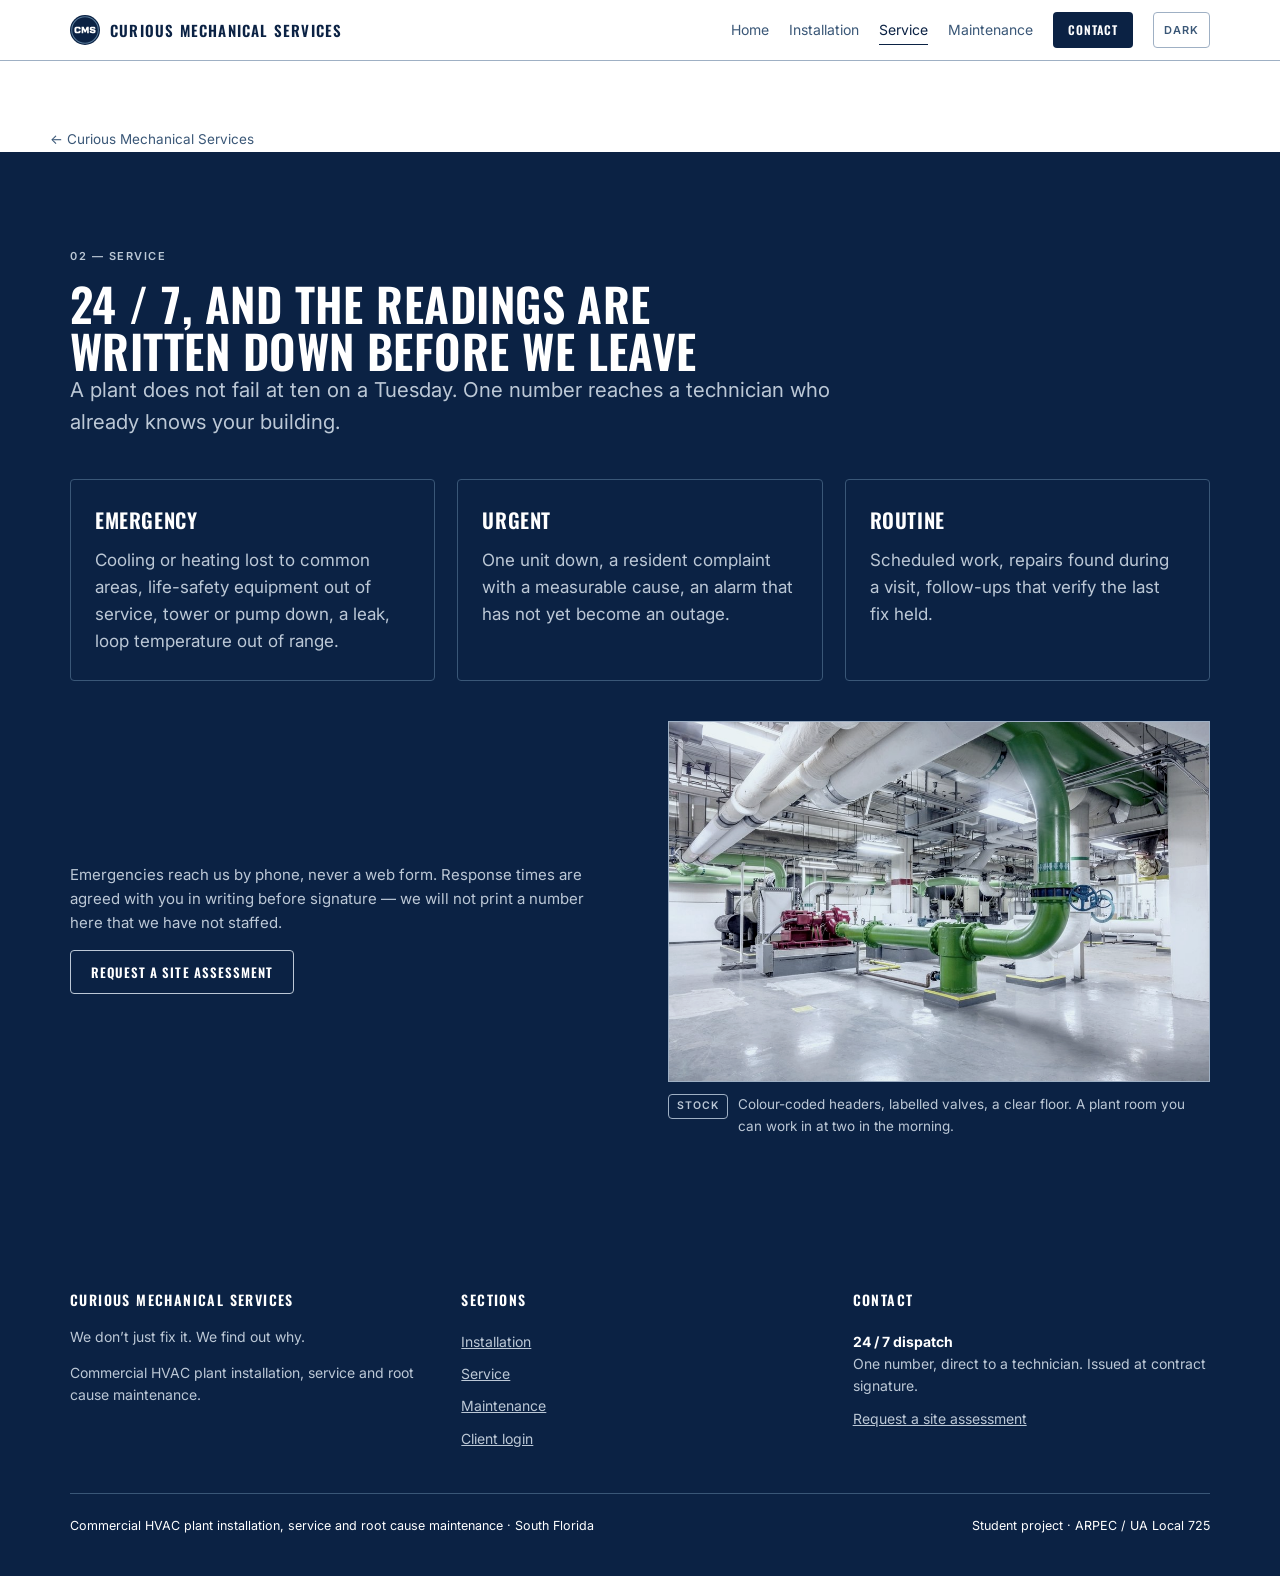
<file: service.html>
<!doctype html>
<html lang="en">
<head>
<meta charset="utf-8">
<meta name="viewport" content="width=device-width, initial-scale=1">
<title>Service — Curious Mechanical Services</title>
<meta name="description" content="24/7 commercial HVAC service. Emergency, urgent and routine priorities agreed in writing, and a written report the same night.">
<link rel="canonical" href="https://juliocesarzamora0295-star.github.io/curious-mechanical/service.html">
<meta name="theme-color" content="#FFFFFF" media="(prefers-color-scheme: light)">
<meta name="theme-color" content="#0B2244" media="(prefers-color-scheme: dark)">
<meta property="og:type" content="website">
<meta property="og:site_name" content="Curious Mechanical Services">
<meta property="og:title" content="Service — Curious Mechanical Services">
<meta property="og:description" content="24/7 commercial HVAC service. Emergency, urgent and routine priorities agreed in writing, and a written report the same night.">
<meta property="og:url" content="https://juliocesarzamora0295-star.github.io/curious-mechanical/service.html">
<meta property="og:image" content="https://juliocesarzamora0295-star.github.io/curious-mechanical/assets/og.png">
<meta property="og:image:width" content="1200">
<meta property="og:image:height" content="630">
<meta name="twitter:card" content="summary_large_image">
<link rel="icon" href="assets/favicon-32.png" sizes="32x32">
<link rel="apple-touch-icon" href="assets/favicon-180.png">
<link rel="preconnect" href="https://fonts.googleapis.com">
<link rel="preconnect" href="https://fonts.gstatic.com" crossorigin>
<link rel="stylesheet" href="https://fonts.googleapis.com/css2?family=Inter:wght@400;500;600&family=Oswald:wght@500;600&display=swap">
<link rel="stylesheet" href="assets/site.css">
<noscript><style>.rv{opacity:1!important;transform:none!important}</style></noscript>
</head>
<body>

<header class="site">
  <div class="wrap">
    <a class="brand" href="index.html">
      <img src="assets/logo-icon.svg" alt="" width="30" height="30">
      <span class="long">Curious Mechanical Services</span>
      <span class="short">Curious Mechanical</span>
    </a>
    <nav class="nav">
      <a href="index.html">Home</a>
      <a href="installation.html">Installation</a>
      <a href="service.html" aria-current="page">Service</a>
      <a href="maintenance.html">Maintenance</a>
      <a class="btn btn-solid btn-sm" href="index.html#contact">Contact</a>
      <button class="theme" id="theme" type="button" aria-label="Switch color theme">Dark</button>
      <button class="burger" id="burger" type="button" aria-label="Open menu" aria-expanded="false"><i></i><i></i><i></i></button>
    </nav>
  </div>
  <div class="drawer" id="drawer">
    <a href="index.html">Home</a>
    <a href="installation.html">Installation</a>
    <a href="service.html">Service</a>
    <a href="maintenance.html">Maintenance</a>
    <a href="index.html#contact">Contact</a>
  </div>
</header>

<main id="top">
  <div class="wrap page-head"><a class="back" href="index.html">&larr; Curious Mechanical Services</a></div>
<section class="sect band" id="service">
    <div class="wrap">
      <p class="eyebrow rv">02 &mdash; Service</p>
      <h2 class="rv">24 / 7, and the readings are written down before we leave</h2>
      <p class="lede rv d1">A plant does not fail at ten on a Tuesday. One number reaches a
        technician who already knows your building.</p>

      <div class="cols3" style="margin-top:var(--s4)">
        <div class="card rv"><h3>Emergency</h3>
          <p>Cooling or heating lost to common areas, life-safety equipment out of service, tower
            or pump down, a leak, loop temperature out of range.</p></div>
        <div class="card rv d1"><h3>Urgent</h3>
          <p>One unit down, a resident complaint with a measurable cause, an alarm that has not
            yet become an outage.</p></div>
        <div class="card rv d2"><h3>Routine</h3>
          <p>Scheduled work, repairs found during a visit, follow-ups that verify the last fix
            held.</p></div>
      </div>

      <div class="split" style="margin-top:var(--s4)">
        <div class="rv">
          <p style="font-size:var(--t3)">Emergencies reach us by phone, never a web form. Response
            times are agreed with you in writing before signature &mdash; we will not print a number
            here that we have not staffed.</p>
          <p style="margin-bottom:0"><a class="btn btn-line" href="#schedule">Request a site assessment</a></p>
        </div>
        <figure class="rv d1">
          <div class="photo r32"><img src="assets/photos/service-night.jpg" alt="A large mechanical plant room with colour-coded headers, pumps and a clear floor." width="1024" height="682" loading="lazy"></div>
          <div class="cap"><span class="src">stock</span><p>Colour-coded headers, labelled valves, a clear floor. A plant room you can work in at two in the morning.</p></div>
        </figure>
      </div>
    </div>
  </section>
</main>

<footer class="foot">
  <div class="wrap">
    <div class="cols3">
      <div>
        <h3>Curious Mechanical Services</h3>
        <p>We don&rsquo;t just fix it. We find out why.</p>
        <p>Commercial HVAC plant installation, service and root cause maintenance.</p>
      </div>
      <div>
        <h3>Sections</h3>
        <ul>
          <li><a href="installation.html">Installation</a></li>
          <li><a href="service.html">Service</a></li>
          <li><a href="maintenance.html">Maintenance</a></li>
          <li><a href="maintenance.html#portal">Client login</a></li>
        </ul>
      </div>
      <div>
        <h3>Contact</h3>
        <ul>
          <li><b style="color:var(--band-ink)">24 / 7 dispatch</b><br>One number, direct to a
            technician. Issued at contract signature.</li>
          <li><a href="index.html#contact">Request a site assessment</a></li>
        </ul>
      </div>
    </div>
    <div class="bottom">
      <span>Commercial HVAC plant installation, service and root cause maintenance &middot; South Florida</span>
      <span>Student project &middot; ARPEC / UA Local 725</span>
    </div>
  </div>
</footer>

<script src="assets/site.js"></script>

</body>
</html>
</file>
<file: assets/site.css>
/* ============================================================
   1. TOKENS
   Light and dark differ ONLY in color values.
   Same DOM, same layout, nothing hidden in either mode.
   ============================================================ */
:root {
  --navy:#0B2244; --steel:#597A99; --mist:#BCC8D6; --white:#FFFFFF;
  --mist-25:#EEF1F5; --mist-55:#DAE1E8;
  --navy-40:#3A5777; --navy-70:#223C5E; --navy-85:#172F51; --navy-90:#132B4C;

  color-scheme: light;
  --bg:var(--white); --bg-alt:var(--mist-25); --surface:var(--mist-25);
  --ink:var(--navy); --ink-muted:var(--navy-40);
  --line:#9FB0C4; --line-strong:var(--steel); --accent:var(--steel); --accent-ink:var(--navy-40);
  --chart-line:var(--navy); --chart-band:var(--mist-55); --chart-soft:var(--steel);
  --btn-bg:var(--navy); --btn-ink:var(--white); --btn2-line:var(--navy);
  --badge-bg:var(--navy); --badge-ink:var(--white); --focus:var(--steel);
  --hero-veil-a:rgba(255,255,255,1); --hero-veil-b:rgba(255,255,255,.52);
  --hero-veil-c:rgba(255,255,255,0);
  --band-bg:var(--navy); --band-ink:var(--white); --band-muted:var(--mist); --band-line:var(--navy-40);
  --photo-filter:grayscale(.28) contrast(1.05) brightness(1);
  --photo-cast-a:.06;

  --font-display:"Oswald","Arial Narrow","Roboto Condensed",Impact,sans-serif;
  --font-body:"Inter","Segoe UI",Roboto,"Helvetica Neue",Arial,sans-serif;
  /* type scale */
  --t0:10.5px; --t1:12px; --t2:13.5px; --t3:15px; --t4:17px;
  --t5:clamp(18px,1.6vw,21px); --t6:clamp(22px,2.4vw,28px);
  --t7:clamp(28px,4vw,46px); --t8:clamp(38px,6.6vw,80px);
  /* spacing scale */
  --s1:8px; --s2:16px; --s3:24px; --s4:40px; --s5:64px; --s6:96px;
  --gutter:20px; --maxw:1180px; --radius:4px; --header-h:60px;
}
@media (prefers-color-scheme: dark) {
  :root:not([data-theme="light"]) {
    color-scheme: dark;
    --bg:var(--navy); --bg-alt:#122B50; --surface:#16325C;
    --ink:var(--white); --ink-muted:var(--mist);
    --line:#4A688A; --line-strong:var(--steel); --accent:var(--steel); --accent-ink:var(--mist);
    --chart-line:var(--mist); --chart-band:var(--navy-70); --chart-soft:var(--steel);
    --btn-bg:var(--white); --btn-ink:var(--navy); --btn2-line:var(--mist);
    --badge-bg:var(--white); --badge-ink:var(--navy); --focus:var(--mist);
    --hero-veil-a:rgba(11,34,68,1); --hero-veil-b:rgba(11,34,68,.52);
    --hero-veil-c:rgba(11,34,68,0);
    --band-bg:#16325C; --band-ink:var(--white); --band-muted:var(--mist); --band-line:var(--navy-40);
    --photo-filter:grayscale(.4) contrast(1.02) brightness(.8);
    --photo-cast-a:.2;
  }
}
:root[data-theme="dark"] {
  color-scheme: dark;
  --bg:var(--navy); --bg-alt:#122B50; --surface:#16325C;
  --ink:var(--white); --ink-muted:var(--mist);
  --line:#4A688A; --line-strong:var(--steel); --accent:var(--steel); --accent-ink:var(--mist);
  --chart-line:var(--mist); --chart-band:var(--navy-70); --chart-soft:var(--steel);
  --btn-bg:var(--white); --btn-ink:var(--navy); --btn2-line:var(--mist);
  --badge-bg:var(--white); --badge-ink:var(--navy); --focus:var(--mist);
  --hero-veil-a:rgba(11,34,68,1); --hero-veil-b:rgba(11,34,68,.52);
  --hero-veil-c:rgba(11,34,68,0);
  --band-bg:#16325C; --band-ink:var(--white); --band-muted:var(--mist); --band-line:var(--navy-40);
  --photo-filter:grayscale(.4) contrast(1.02) brightness(.8);
  --photo-cast-a:.2;
}

/* ============================================================
   2. BASE
   ============================================================ */
*{box-sizing:border-box}
html{-webkit-text-size-adjust:100%; scroll-behavior:smooth; scroll-padding-top:var(--header-h)}
body{margin:0;background:var(--bg);color:var(--ink);font-family:var(--font-body);
     font-size:17px;line-height:1.6;overflow-x:hidden}
a{color:inherit}
code{font-size:.9em;font-family:ui-monospace,Consolas,monospace}
:focus-visible{outline:2px solid var(--focus);outline-offset:2px}
.wrap{max-width:var(--maxw);margin:0 auto;padding:0 var(--gutter)}
.rule{border:0;border-top:1px solid var(--line);margin:0}
h1,h2,h3{font-family:var(--font-display);font-weight:600;letter-spacing:.01em;margin:0}
h2{font-size:var(--t7);text-transform:uppercase;line-height:1.02}
h3{font-size:var(--t5);text-transform:uppercase;letter-spacing:.03em}
p{margin:0 0 1em}
.eyebrow{font-size:11px;font-weight:600;letter-spacing:.14em;text-transform:uppercase;
         color:var(--accent-ink);margin:0 0 14px}
.lede{font-size:var(--t5);color:var(--ink-muted);max-width:62ch}
.sect{padding:var(--s6) 0}
.pending{font-size:10.5px;font-weight:600;letter-spacing:.08em;text-transform:uppercase;
         color:var(--accent-ink);border:1px dashed var(--line-strong);border-radius:var(--radius);
         padding:2px 7px;white-space:nowrap}

/* ============================================================
   3. HEADER
   ============================================================ */
.site{position:sticky;top:0;z-index:60;background:var(--bg);border-bottom:1px solid var(--line)}
.site .wrap{height:var(--header-h);display:flex;align-items:center;gap:14px}
.brand{display:flex;align-items:center;gap:10px;text-decoration:none;margin-right:auto}
.brand img{width:30px;height:30px;display:block}
.brand span{font-family:var(--font-display);font-size:15px;font-weight:600;
            letter-spacing:.08em;text-transform:uppercase;white-space:nowrap}
.brand .short{display:none}
.nav{display:flex;align-items:center;gap:20px}
.nav > a:not(.btn){font-size:14px;text-decoration:none;color:var(--ink-muted);white-space:nowrap;
         position:relative;padding:4px 0}
.nav > a:not(.btn)::after{content:"";position:absolute;left:0;right:100%;bottom:0;height:1.5px;
                background:var(--ink);transition:right .28s ease}
.nav > a:not(.btn):hover{color:var(--ink)} .nav > a:not(.btn):hover::after{right:0}
.nav > a.on:not(.btn){color:var(--ink)} .nav > a.on:not(.btn)::after{right:0}
.btn{display:inline-flex;align-items:center;justify-content:center;min-height:44px;padding:0 20px;
     font-family:var(--font-display);font-size:13px;font-weight:600;letter-spacing:.08em;
     text-transform:uppercase;border-radius:var(--radius);text-decoration:none;cursor:pointer;
     border:1px solid transparent;box-shadow:none;transition:transform .15s ease,opacity .15s ease}
.btn:active{transform:translateY(1px)}
.btn-solid{background:var(--btn-bg);color:var(--btn-ink)}
.btn-line{background:transparent;color:var(--ink);border-color:var(--btn2-line)}
.btn-sm{min-height:36px;padding:0 14px;font-size:12px}
.theme{min-height:36px;min-width:44px;padding:0 10px;background:transparent;color:var(--ink-muted);
       border:1px solid var(--line);border-radius:var(--radius);font-family:var(--font-body);
       font-size:11px;font-weight:600;letter-spacing:.1em;text-transform:uppercase;cursor:pointer}
.burger{display:none;min-height:44px;min-width:44px;background:transparent;border:0;cursor:pointer;padding:10px}
.burger i{display:block;height:1.5px;background:var(--ink);margin:5px 0;transition:transform .3s}
.drawer{display:none;border-top:1px solid var(--line);background:var(--bg)}
.drawer.open{display:block}
.drawer a{display:block;padding:15px var(--gutter);text-decoration:none;
          border-bottom:1px solid var(--line);font-family:var(--font-display);
          letter-spacing:.06em;text-transform:uppercase;font-size:15px}

/* ============================================================
   4. SCROLL REVEAL + 3D TILT
   ============================================================ */
.rv{opacity:0;transform:translateY(26px);transition:opacity .7s cubic-bezier(.22,1,.36,1),
    transform .7s cubic-bezier(.22,1,.36,1)}
.rv.in{opacity:1;transform:none}
.rv.d1{transition-delay:.08s} .rv.d2{transition-delay:.16s} .rv.d3{transition-delay:.24s}

/* ============================================================
   5. HERO + FIG.1
   ============================================================ */
.hero{padding:78px 0 40px;text-align:center}
/* ---- hero with the crew photo underneath it ---------------------------
   Measured, not guessed: the photo fills the hero vertically, so there is no
   vertical crop and object-position-y does nothing. The faces sit at 20-30%
   of the photo, which lands exactly where the headline is. More veil erased
   the faces; less veil put the headline on top of their heads.

   So the photo takes the bottom 55% instead. The headline sits on flat
   background with no veil at all, which is the highest contrast either theme
   can give it, and the crew appears whole below the button. The gradient is
   no longer a veil over the text: it is the seam between the page background
   and the top edge of the photo, so the photo does not start with a cut.
   Only the seam COLOURS change between themes. */
.hero.has-photo{position:relative;isolation:isolate;overflow:hidden;
  padding-top:clamp(56px,7vw,96px);padding-bottom:clamp(300px,34vw,430px)}
.hero-bg{position:absolute;left:0;right:0;bottom:0;height:55%;z-index:-2;display:block}
.hero-bg img{width:100%;height:100%;object-fit:cover;object-position:50% 25%;display:block}
.hero.has-photo::after{content:"";position:absolute;left:0;right:0;bottom:0;height:55%;
  z-index:-1;pointer-events:none;
  background:linear-gradient(180deg,var(--hero-veil-a) 0%,var(--hero-veil-b) 24%,
             var(--hero-veil-c) 56%)}
@media (max-width:820px){
  .hero.has-photo{padding-bottom:clamp(230px,58vw,320px)}
  .hero-bg{height:48%}
  .hero.has-photo::after{height:48%}
  .hero-bg img{object-position:50% 28%}
}
.hero h1{font-size:var(--t8);line-height:.96;text-transform:uppercase;margin:0 0 22px}
.hero h1 .l{display:block}
.hero .lede{margin:0 auto 30px;text-align:center;max-width:58ch}
.plate{padding:30px 0 0}
.figlabel{font-size:11px;font-weight:600;letter-spacing:.14em;text-transform:uppercase;
          color:var(--accent-ink);margin:0 0 14px}
figure{margin:0}
.trend{display:block;width:100%;height:auto}
.trend .axis{stroke:var(--line);stroke-width:1.5;fill:none}
.trend .tick{stroke:var(--line);stroke-width:1.5}
.trend .band{fill:var(--chart-band);stroke:var(--chart-soft);stroke-width:1;
             stroke-dasharray:3 4;opacity:.9}
.trend .limit{stroke:var(--chart-soft);fill:none}
.trend .limit.action{stroke-width:1.8;stroke-dasharray:10 5}
.trend .limit.alert{stroke-width:1.4;stroke-dasharray:3 5}
.trend .proj{stroke:var(--chart-soft);stroke-width:1.5;stroke-dasharray:5 6;fill:none;opacity:.8}
.trend .data{stroke:var(--chart-line);stroke-width:2.5;fill:none;stroke-linejoin:round;stroke-linecap:round;
             stroke-dasharray:1000;stroke-dashoffset:1000;transition:stroke-dashoffset 1.6s cubic-bezier(.33,0,.15,1)}
.trend.in .data{stroke-dashoffset:0}
.trend .pt{fill:var(--chart-line)}
.trend text{font-family:var(--font-body);font-size:13px;fill:var(--chart-soft)}
.trend .lead{stroke:var(--badge-bg);stroke-width:1.2}
.trend .cal rect,.trend .cal circle{fill:var(--badge-bg)}
.trend .cal text{fill:var(--badge-ink);font-weight:600;font-size:12px;letter-spacing:.06em}
.trend .cal{opacity:0;transition:opacity .45s ease 1.5s}
.trend.in .cal{opacity:1}
.trend .num{display:none}
.trend .num circle{fill:var(--badge-bg);r:11}
.trend .num text{fill:var(--badge-ink);font-weight:600;font-size:13px}
h1,h2,h3,.plan .who,figcaption{text-wrap:balance}
p,.lede,.steps p,.find dd,.card p{text-wrap:pretty}
.steps p,.find dd,.card p,.split > div > p{max-width:68ch}
figcaption{margin-top:16px;font-size:14px;font-style:italic;color:var(--ink-muted)}
.legend{display:none;margin:18px 0 0;padding:0;list-style:none}
.legend li{display:flex;align-items:flex-start;gap:10px;padding:9px 0;font-size:15px;
           border-top:1px solid var(--line)}
.legend b{flex:0 0 22px;height:22px;border-radius:50%;background:var(--badge-bg);color:var(--badge-ink);
          font-size:12px;font-weight:600;display:inline-flex;align-items:center;justify-content:center}
.legend .dots{flex:0 0 22px;margin-top:10px;border-top:2px dotted var(--chart-soft)}
.legend em{font-style:normal;color:var(--ink-muted)}
.proofs{margin-top:46px;border-top:1px solid var(--line);border-bottom:1px solid var(--line);
        display:grid;grid-template-columns:repeat(3,1fr)}
.proofs div{padding:26px 24px;text-align:center;border-left:1px solid var(--line)}
.proofs div:first-child{border-left:0}
.proofs b{display:block;font-family:var(--font-display);font-weight:600;
          font-size:var(--t6);letter-spacing:.02em;font-variant-numeric:tabular-nums}
.proofs small{display:block;margin-top:6px;font-size:10.5px;font-weight:600;letter-spacing:.1em;
              text-transform:uppercase;color:var(--accent-ink)}

/* ============================================================
   6. PHOTOGRAPHY
   ============================================================ */
.photo{position:relative;display:block;overflow:hidden;border:1px solid var(--line);
       background:var(--bg-alt)}
.photo img{width:100%;height:100%;object-fit:cover;display:block;filter:var(--photo-filter);
           transition:transform .9s cubic-bezier(.22,1,.36,1)}
.photo::after{content:"";position:absolute;inset:0;pointer-events:none;background:var(--navy);
              opacity:var(--photo-cast-a);mix-blend-mode:multiply}
@media (hover:hover){ .photo:hover img{transform:scale(1.035)} }
.photo.empty{background-image:repeating-linear-gradient(45deg,transparent 0 11px,var(--line) 11px 12px);
             display:grid;place-items:center;padding:14px}
.photo.empty::after{display:none}
.photo.empty span{background:var(--bg);border:1px solid var(--line);padding:6px 11px;font-size:10.5px;
                  font-weight:600;letter-spacing:.1em;text-transform:uppercase;color:var(--ink-muted);
                  text-align:center}
.r32{aspect-ratio:3/2} .r11{aspect-ratio:1/1} .r45{aspect-ratio:4/5} .r219{aspect-ratio:21/9}
.src{font-size:10.5px;font-weight:600;letter-spacing:.1em;text-transform:uppercase;color:var(--accent-ink);
     border:1px solid var(--line);border-radius:var(--radius);padding:3px 8px;white-space:nowrap}
.cap{display:flex;flex-wrap:wrap;gap:10px;align-items:baseline;margin-top:12px}
.cap p{margin:0;font-size:13.5px;color:var(--ink-muted);flex:1 1 240px}

/* ============================================================
   7. GENERIC LAYOUT PIECES
   ============================================================ */
.split{display:grid;grid-template-columns:1fr 1fr;gap:56px;align-items:center}
.cols3{display:grid;grid-template-columns:repeat(3,1fr);gap:22px}
.cols4{display:grid;grid-template-columns:repeat(4,1fr);gap:20px}
.card{border:1px solid var(--line);border-radius:var(--radius);padding:24px;background:var(--surface)}
.card{transition:border-color .2s ease}
@media (hover:hover){ .card:hover{border-color:var(--line-strong)} }
.card h3{margin-bottom:10px}
.card p:last-child{margin-bottom:0}
.steps{counter-reset:s;display:grid;gap:0;margin:34px 0 0;padding:0;list-style:none}
.steps li{counter-increment:s;display:grid;grid-template-columns:64px 1fr;gap:20px;
          padding:24px 0;border-top:1px solid var(--line)}
.steps li::before{content:"0" counter(s);font-family:var(--font-display);font-size:26px;
                  color:var(--accent-ink);letter-spacing:.04em}
.steps b{display:block;font-family:var(--font-display);font-size:18px;text-transform:uppercase;
         letter-spacing:.03em;margin-bottom:5px}
.steps p{margin:0;color:var(--ink-muted);font-size:15.5px}
.brands{display:grid;grid-template-columns:repeat(auto-fit,minmax(230px,1fr));
        gap:var(--s2) var(--s3);margin-top:var(--s3);
        border-top:1px solid var(--line);padding-top:var(--s3)}
.brands div{padding:0}
.brands b{display:block;font-size:var(--t0);font-weight:600;letter-spacing:.1em;
          text-transform:uppercase;color:var(--accent-ink);margin-bottom:4px}
.brands span{font-size:var(--t2);color:var(--ink)}
.chips{display:flex;flex-wrap:wrap;gap:10px;margin-top:22px;padding:0;list-style:none}
.chips li{border:1px solid var(--line);border-radius:var(--radius);padding:8px 13px;font-size:13px;
          letter-spacing:.03em;color:var(--ink-muted)}
.chips li b{color:var(--ink);font-weight:600}

/* dark band section */
.band{background:var(--band-bg);color:var(--band-ink)}
.band{--accent-ink:var(--band-muted)}
.band .eyebrow,.band .src{color:var(--band-muted)}
.band .lede,.band p{color:var(--band-muted)}
.band .card{background:transparent;border-color:var(--band-line)}
.band .rule{border-color:var(--band-line)}
.band .steps li{border-color:var(--band-line)}
.band .btn-line{color:var(--band-ink);border-color:var(--band-muted)}
.band .chips li{border-color:var(--band-line);color:var(--band-muted)}
.band .chips li b{color:var(--band-ink)}

/* ============================================================
   9. PLANS
   ============================================================ */
.plans{display:grid;grid-template-columns:repeat(3,1fr);gap:0;margin-top:40px;
       border:1px solid var(--line);border-radius:var(--radius);overflow:hidden}
.plan{padding:28px 24px;border-left:1px solid var(--line);position:relative;background:var(--surface)}
.plan:first-child{border-left:0}
.plan.best{background:var(--bg-alt)}
.plan .tag{position:absolute;top:0;right:0;background:var(--badge-bg);color:var(--badge-ink);
           font-size:10px;font-weight:600;letter-spacing:.1em;text-transform:uppercase;padding:5px 10px}
.plan h3{font-size:22px;margin-bottom:6px}
.plan .who{font-size:14px;color:var(--ink-muted);min-height:4.2em;margin-bottom:16px}
.plan .hrs{margin:0 0 var(--s1);font-size:var(--t1);color:var(--ink-muted)}
.plan .hrs b{font-family:var(--font-display);font-size:var(--t5);color:var(--ink);
             font-variant-numeric:tabular-nums;letter-spacing:.02em}
.plan .price{font-family:var(--font-display);font-size:30px;letter-spacing:.02em;
             padding-bottom:16px;border-bottom:1px solid var(--line);margin-bottom:16px}
.plan ul{list-style:none;margin:0 0 22px;padding:0;font-size:14.5px}
.plan li{padding:7px 0 7px 22px;position:relative;color:var(--ink-muted);border-top:1px solid var(--line)}
.plan li:first-child{border-top:0}
.plan li.yes::before{content:"";position:absolute;left:2px;top:14px;width:9px;height:5px;
                     border-left:2px solid var(--ink);border-bottom:2px solid var(--ink);
                     transform:rotate(-45deg)}
.plan li.no{opacity:.45}
.plan li.no::before{content:"";position:absolute;left:2px;top:16px;width:10px;height:1.5px;background:var(--ink-muted)}
.plan li b{color:var(--ink);font-weight:600}
.plan .btn{width:100%}

/* ============================================================
   10. SCHEDULER + PORTAL
   ============================================================ */
.tabs{display:flex;gap:0;border-bottom:1px solid var(--line);margin-top:48px;flex-wrap:wrap}
.tab{appearance:none;background:transparent;border:0;border-bottom:2px solid transparent;
     padding:14px 20px;font-family:var(--font-display);font-size:14px;letter-spacing:.06em;
     text-transform:uppercase;color:var(--ink-muted);cursor:pointer}
.tab[aria-selected="true"]{color:var(--ink);border-bottom-color:var(--ink)}
.panel{padding-top:34px}
.panel[hidden]{display:none}
.form{display:grid;grid-template-columns:1fr 1fr;gap:18px;max-width:760px}
.field{display:flex;flex-direction:column;gap:6px}
.field.full{grid-column:1/-1}
label{font-size:11px;font-weight:600;letter-spacing:.1em;text-transform:uppercase;color:var(--accent-ink)}
input,select,textarea{font-family:var(--font-body);font-size:15px;color:var(--ink);
  background:var(--bg);border:1px solid var(--line);border-radius:var(--radius);padding:11px 12px;
  min-height:44px;width:100%}
textarea{min-height:104px;resize:vertical}
input:focus,select:focus,textarea:focus{border-color:var(--line-strong);outline:none}
.ok{margin-top:24px;border:1px solid var(--line);border-left:3px solid var(--line-strong);
    border-radius:var(--radius);padding:20px;max-width:760px}
.ok b{font-family:var(--font-display);text-transform:uppercase;letter-spacing:.04em}
.ok .tick{font-family:var(--font-display);font-size:24px;letter-spacing:.06em;
          font-variant-numeric:tabular-nums;color:var(--ink);display:block;margin:8px 0}
.err{color:var(--ink);border-left-color:var(--ink)}

.login{max-width:430px;border:1px solid var(--line);border-radius:var(--radius);padding:28px}
.login .field{margin-bottom:16px}
.demo{margin-top:18px;font-size:13px;color:var(--ink-muted);border-top:1px solid var(--line);padding-top:16px}
.demo code{background:var(--bg-alt);border:1px solid var(--line);border-radius:3px;padding:1px 6px;
           color:var(--ink);font-weight:600}

.acct{display:flex;flex-wrap:wrap;gap:16px;align-items:center;justify-content:space-between;
      border:1px solid var(--line);border-radius:var(--radius);padding:20px 22px;margin-bottom:34px}
.acct .who b{font-family:var(--font-display);font-size:20px;text-transform:uppercase;display:block;
             letter-spacing:.03em}
.acct .who span{font-size:13.5px;color:var(--ink-muted)}
.kpis{display:flex;gap:26px;flex-wrap:wrap}
.kpis div b{display:block;font-family:var(--font-display);font-size:22px;font-variant-numeric:tabular-nums}
.kpis div small{font-size:10px;font-weight:600;letter-spacing:.09em;text-transform:uppercase;color:var(--accent-ink)}

.tblwrap{overflow-x:auto;border:1px solid var(--line);border-radius:var(--radius)}
table{border-collapse:collapse;width:100%;min-width:720px;font-size:14px}
caption{text-align:left;padding:16px 18px;font-size:11px;font-weight:600;letter-spacing:.12em;
        text-transform:uppercase;color:var(--accent-ink);border-bottom:1px solid var(--line)}
th,td{padding:11px 12px;text-align:left;border-top:1px solid var(--line);vertical-align:top}
thead th{font-size:10.5px;font-weight:600;letter-spacing:.09em;text-transform:uppercase;
         color:var(--accent-ink);border-top:0;white-space:nowrap}
tbody th{font-weight:500;color:var(--ink);white-space:nowrap}
.cal td{text-align:center;padding:9px 4px;font-variant-numeric:tabular-nums}
.cal thead th{text-align:center}
.cal tbody th{text-align:left;min-width:230px}
.dot{display:inline-block;width:9px;height:9px;border-radius:50%;background:var(--badge-bg)}
.dot.r{background:transparent;border:1.5px solid var(--badge-bg)}
.dot.o{background:transparent;border:1.5px solid var(--line);opacity:.5}
#limits tbody tr{cursor:pointer;transition:background .15s ease}
#limits tbody tr:hover{background:var(--bg-alt)}
#limits tbody tr.on{background:var(--bg-alt)}
#limits tbody tr.on th{box-shadow:inset 3px 0 0 var(--ink)}
#limits th{min-width:200px}
.callout-row td{color:var(--ink-muted)}
.sev{font-size:10px;font-weight:600;letter-spacing:.09em;text-transform:uppercase;
     border:1px solid var(--line-strong);border-radius:var(--radius);padding:2px 7px;white-space:nowrap}
.sev.hi{background:var(--badge-bg);color:var(--badge-ink);border-color:var(--badge-bg)}
.legend-key{display:flex;gap:20px;flex-wrap:wrap;margin-top:14px;font-size:13px;color:var(--ink-muted)}
.legend-key span{display:inline-flex;align-items:center;gap:7px}

.find{border:1px solid var(--line);border-radius:var(--radius);padding:var(--s3);
      margin-bottom:var(--s2);background:var(--surface)}
.find header{display:flex;flex-wrap:wrap;gap:10px;align-items:center;margin-bottom:12px}
.find header h4{margin:0;font-family:var(--font-display);font-weight:600;font-size:var(--t5);
                text-transform:uppercase;letter-spacing:.03em}
.find dl{display:grid;grid-template-columns:130px 1fr;gap:8px 18px;margin:0;font-size:14.5px}
.find dt{font-size:10.5px;font-weight:600;letter-spacing:.09em;text-transform:uppercase;
         color:var(--accent-ink);padding-top:3px}
.find dd{margin:0;color:var(--ink-muted)}

/* ---- equipment inspection, maintenance matrix and documents (client portal) ---- */
.eq{border:1px solid var(--line);border-radius:var(--radius);padding:var(--s3);
    margin-bottom:var(--s2);background:var(--surface)}
.eq > header{display:flex;flex-wrap:wrap;gap:10px;align-items:center;margin-bottom:6px}
.eq > header h4{margin:0;font-family:var(--font-display);font-weight:600;font-size:var(--t5);
                text-transform:uppercase;letter-spacing:.03em}
.eq .why{margin:0 0 16px;font-size:13.5px;color:var(--accent-ink)}
/* the global table rule carries min-width:720px so the wide data tables scroll
   inside .tblwrap. These tables restack instead, so that floor has to go or they
   push the whole page sideways on a phone. */
.eq table{width:100%;min-width:0;border-collapse:collapse;font-size:14.5px}
.eq thead th{font-size:10.5px;font-weight:600;letter-spacing:.09em;text-transform:uppercase;
             color:var(--accent-ink);text-align:left;padding:0 14px 8px 0}
.eq tbody th,.eq tbody td{text-align:left;vertical-align:top;font-weight:400;
                          padding:10px 14px 10px 0;border-top:1px solid var(--line)}
.eq tbody td:first-child{white-space:nowrap}
.eq tbody td.act{color:var(--ink-muted);padding-right:0}
.eq .note{margin:16px 0 0;font-size:13.5px;color:var(--ink-muted)}
.sev.q{border-color:var(--line);color:var(--ink-muted)}
#pm td{color:var(--ink-muted)}
#pm th[scope=row]{white-space:normal;min-width:150px}
.doclist{display:grid;gap:12px}
.doc{display:flex;gap:16px;align-items:flex-start;text-decoration:none;color:inherit;
     border:1px solid var(--line);border-radius:var(--radius);background:var(--surface);
     padding:18px 20px;transition:border-color .2s ease}
@media (hover:hover){ .doc:hover{border-color:var(--line-strong)} }
.doc .ico{width:21px;height:21px;flex:0 0 auto;color:var(--accent);margin-top:3px}
.doc .ico svg{width:100%;height:100%;display:block}
.doc b{display:block;font-family:var(--font-display);font-weight:600;font-size:var(--t5);
       text-transform:uppercase;letter-spacing:.03em;margin-bottom:5px}
.doc .desc{display:block;font-size:14px;color:var(--ink-muted);max-width:60ch}
.doc .meta{display:block;margin-top:7px;font-size:10.5px;font-weight:600;letter-spacing:.09em;
           text-transform:uppercase;color:var(--accent-ink)}
@media (max-width:640px){
  .eq thead{position:absolute;width:1px;height:1px;overflow:hidden;clip:rect(0 0 0 0)}
  .eq tbody tr{display:block;border-top:1px solid var(--line);padding:12px 0}
  .eq tbody th,.eq tbody td{display:block;border:0;padding:0}
  .eq tbody th{margin:7px 0 0}
  .eq tbody td.act{margin-top:6px;padding-left:12px;border-left:2px solid var(--line)}
}

/* ============================================================
   11. TEAM + FOOTER
   ============================================================ */
.qr{display:flex;gap:var(--s3);align-items:flex-start;border:1px solid var(--line);
    border-radius:var(--radius);padding:var(--s3);background:var(--surface)}
.qr-code{flex:0 0 190px}
.qr-code svg,.qr-code img{display:block;width:100%;height:auto;border:1px solid var(--line)}
.qr-txt h3{margin-bottom:var(--s1)}
.qr-txt p{font-size:var(--t2);color:var(--ink-muted)}
@media (max-width:700px){.qr{flex-direction:column}.qr-code{flex:0 0 auto;max-width:220px}}
.qa details{border-top:1px solid var(--line)}
.qa details:last-child{border-bottom:1px solid var(--line)}
.qa summary{cursor:pointer;padding:var(--s2) 0;font-family:var(--font-display);
            font-size:var(--t4);letter-spacing:.02em;list-style:none}
.qa summary::-webkit-details-marker{display:none}
.qa summary::after{content:"+";float:right;color:var(--accent-ink);font-weight:400}
.qa details[open] summary::after{content:"\−"}
.qa details p{max-width:76ch;color:var(--ink-muted);margin:0 0 var(--s2);font-size:var(--t3)}
.team figcaption{font-style:normal;font-size:14px;margin-top:10px}
.team b{display:block;font-family:var(--font-display);letter-spacing:.04em;color:var(--ink);font-size:16px}
.team span{color:var(--ink-muted);font-size:13.5px}
.foot{background:var(--band-bg);color:var(--band-ink);padding:56px 0 40px}
.foot a{color:var(--band-muted)}
.foot .cols3{gap:34px}
.foot h3{font-size:14px;letter-spacing:.1em;margin-bottom:14px;color:var(--band-ink)}
.foot p,.foot li{color:var(--band-muted);font-size:14px}
.foot ul{list-style:none;margin:0;padding:0}
.foot li{padding:5px 0}
.foot .bottom{border-top:1px solid var(--band-line);margin-top:38px;padding-top:22px;
              font-size:12.5px;display:flex;flex-wrap:wrap;gap:12px;justify-content:space-between}

/* ============================================================
   12. RESPONSIVE — layout only, never color
   ============================================================ */
@media (max-width:1000px){
  .split{grid-template-columns:1fr;gap:34px}
  .cols4{grid-template-columns:1fr 1fr}
  .plans{grid-template-columns:1fr}
  .plan{border-left:0;border-top:1px solid var(--line)}
  .plan:first-child{border-top:0}
}
@media (max-width:900px){
  .nav > a:not(.btn){display:none}
  .nav .btn{display:none}
  .burger{display:block}
  .brand .long{display:none} .brand .short{display:inline}
  .cols3{grid-template-columns:1fr}
  .sect{padding:var(--s5) 0}
}
@media (max-width:700px){
  :root{--gutter:16px}
  /* brand + CTA + theme + burger does not fit at 390px, and losing the
     burger loses the whole menu. The hero CTA is one scroll away. */
  .nav .btn{display:none}
  .nav{gap:8px}
  .brand span{font-size:13px}
  body{font-size:16px}
  .hero{padding:44px 0 26px}
  .hero .btn{width:100%}
  .trend .cal{display:none}
  .trend .num{display:block}
  .trend .num circle{r:30}
  .trend .num text{font-size:38px}
  .trend text{font-size:36px}
  .trend .projlabel{display:none}
  .legend{display:block}
  .proofs{grid-template-columns:1fr}
  .proofs div{text-align:left;border-left:0;border-top:1px solid var(--line)}
  .proofs div:first-child{border-top:0}
  .cols4{grid-template-columns:1fr}
  .form{grid-template-columns:1fr}
  .find dl{grid-template-columns:1fr;gap:2px 0}
  .find dt{padding-top:10px}
  .steps li{grid-template-columns:44px 1fr;gap:14px}
}
@media (prefers-reduced-motion:reduce){
  html{scroll-behavior:auto}
  .rv{opacity:1;transform:none;transition:none}
  .trend .data{stroke-dasharray:none;stroke-dashoffset:0;transition:none}
  .trend .cal{opacity:1;transition:none}
  .photo img{transition:none}
}

/* ---- multi-page additions ---- */
.nav > a[aria-current="page"]:not(.btn){color:var(--ink)}
.nav > a[aria-current="page"]:not(.btn)::after{right:0}
a.card{display:block;text-decoration:none;position:relative}
a.card .num{display:block;font-family:var(--font-display);font-size:var(--t5);
            color:var(--accent-ink);letter-spacing:.06em;margin-bottom:var(--s1)}
a.card .go{display:inline-block;margin-top:var(--s2);font-size:var(--t2);font-weight:600;
           letter-spacing:.04em;color:var(--ink)}
@media (hover:hover){a.card:hover .go{text-decoration:underline}}
.doors .card{min-height:100%}
.page-head{padding:var(--s5) 0 0}
.page-head .back{font-size:var(--t2);color:var(--ink-muted);text-decoration:none}
.page-head .back:hover{color:var(--ink)}
</file>
